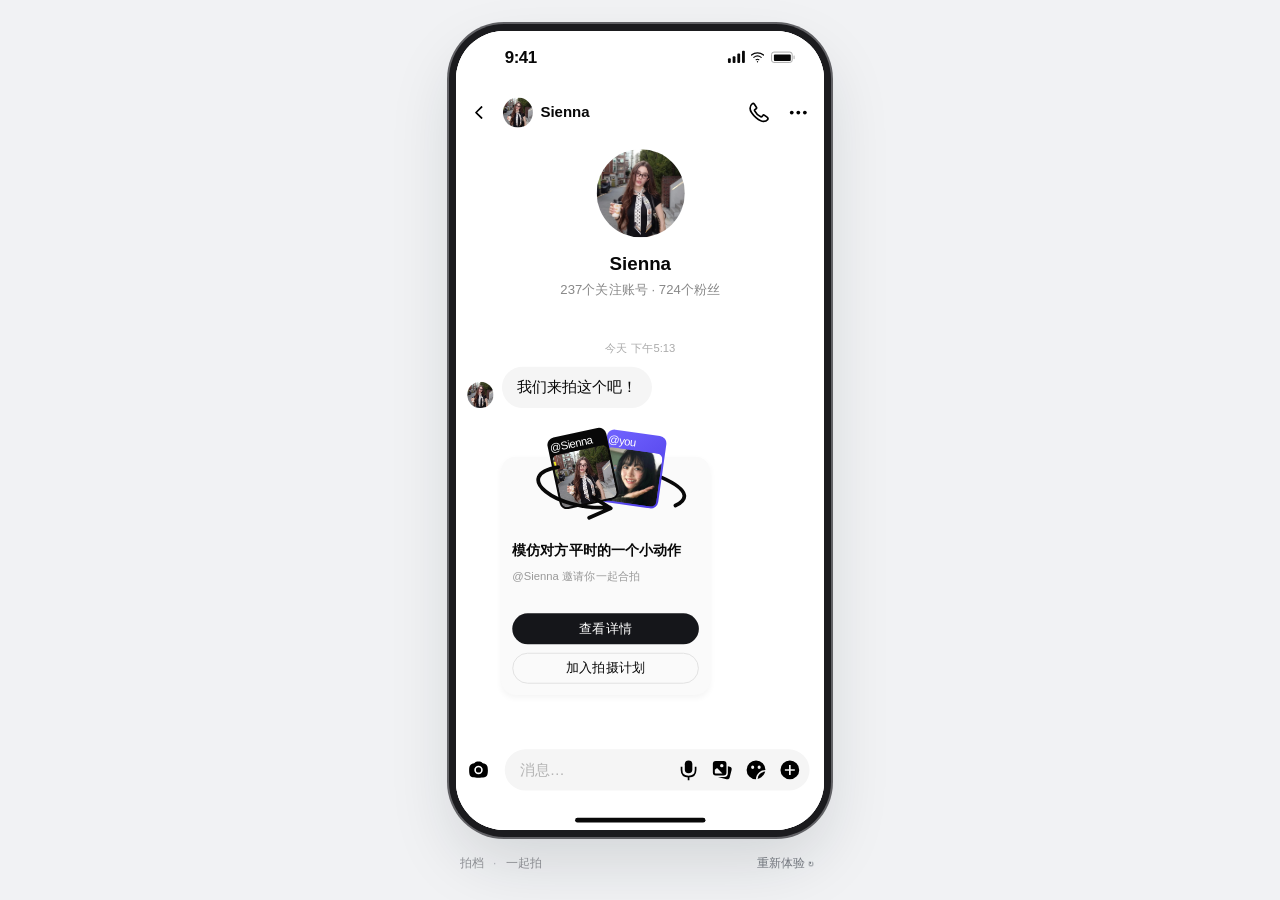
<file: index.html>
<!doctype html>
<html lang="zh-CN">
<head>
  <meta charset="utf-8">
  <meta name="viewport" content="width=device-width, initial-scale=1, viewport-fit=cover">
  <meta name="theme-color" content="#f1f2f4">
  <meta name="description" content="拍档：邀请朋友、盲拍揭晓、一起成片的交互演示。">
  <title>拍档 · 一起拍</title>
  <link rel="stylesheet" href="styles.css">
</head>
<body>
  <main class="stage">
    <div class="device" id="device"><div id="screen" role="region" aria-label="拍档手机演示"></div></div>
    <footer class="desktop-footer"><span>拍档 <span class="footer-dot">·</span> 一起拍</span><button id="restart">重新体验 <span aria-hidden="true">↻</span></button></footer>
  </main>
  <script src="media.js"></script>
  <script src="app.js"></script>
</body>
</html>
</file>
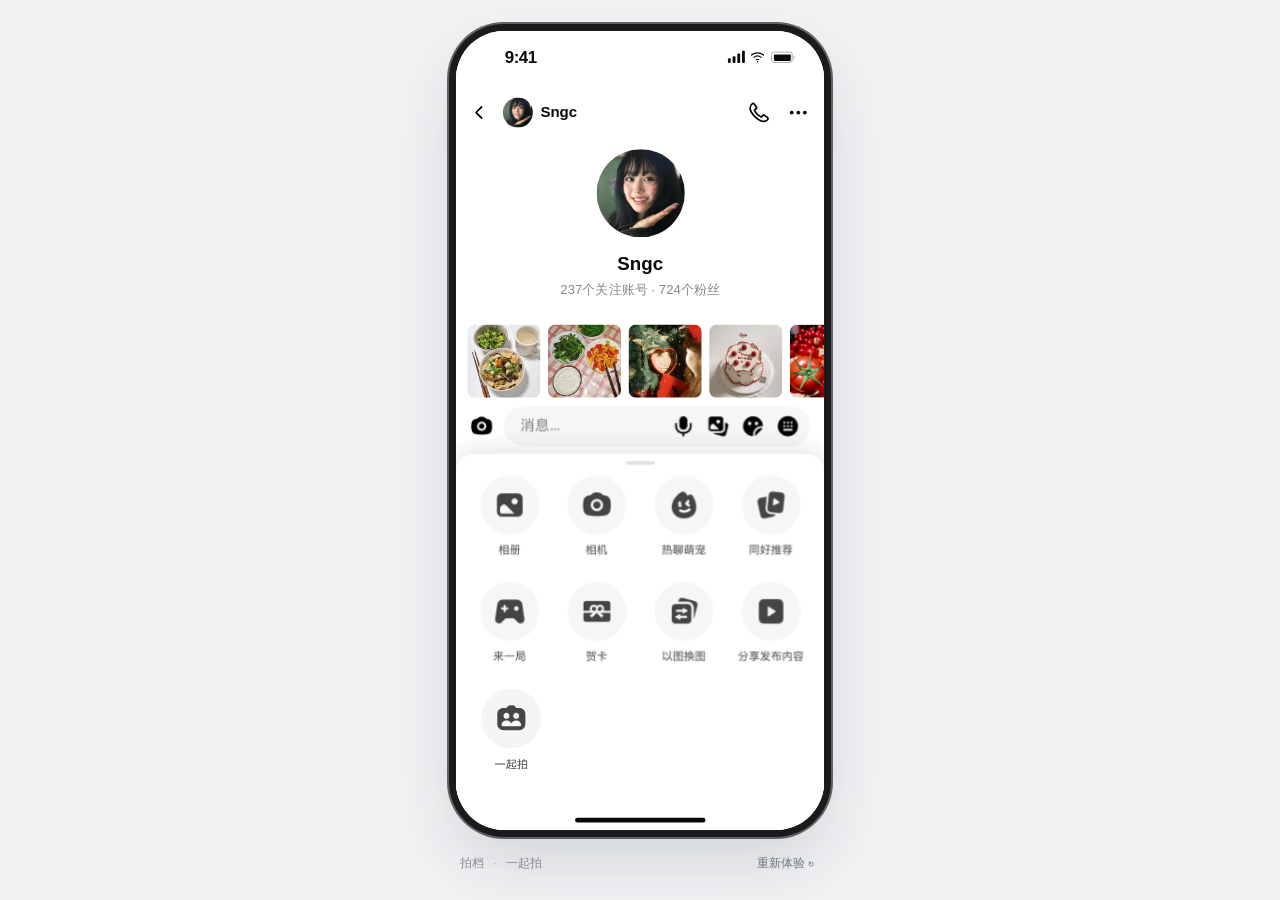
<file: inviter-demo.html>
<!doctype html>
<html lang="zh-CN">
<head>
  <meta charset="utf-8">
  <meta name="viewport" content="width=device-width, initial-scale=1, viewport-fit=cover">
  <meta name="theme-color" content="#f1f2f4">
  <meta name="description" content="拍档：邀请朋友、盲拍揭晓、一起成片的交互演示。">
  <title>拍档 · 一起拍</title>
  <style>*{box-sizing:border-box}html,body{margin:0;width:100%;height:100%;overscroll-behavior:none}body{font-family:-apple-system,BlinkMacSystemFont,"PingFang SC","Helvetica Neue","Microsoft YaHei",sans-serif;background:#f1f2f4;color:#080808;-webkit-font-smoothing:antialiased}button,input,textarea{font:inherit}button{border:0;background:none;color:inherit;padding:0;cursor:pointer;-webkit-tap-highlight-color:transparent}button:disabled{cursor:default}button:focus-visible{outline:2px solid #7566f7;outline-offset:3px}img{display:block;object-fit:cover;user-select:none;-webkit-user-drag:none}svg{display:block;flex-shrink:0}button:active:not(:disabled){opacity:.74}button,svg{-webkit-user-select:none;user-select:none}.stage{min-height:100%;display:flex;flex-direction:column;align-items:center;justify-content:center;padding:26px 0 18px;gap:19px}.device{position:relative;flex-shrink:0;overflow:hidden;border-radius:48px;box-shadow:0 0 0 7px #1b1b1e,0 0 0 9px #626266,0 28px 66px #15202b26;background:#fff}#screen{width:393px;height:852px;position:relative;transform-origin:top left;overflow:hidden;background:#fff;isolation:isolate;touch-action:pan-y}.desktop-footer{width:393px;display:flex;justify-content:space-between;align-items:center;color:#919297;font-size:12px;padding:0 4px}.desktop-footer button{font-size:12px;color:#777b82;padding:6px}.footer-dot{padding:0 6px;color:#b4b6bc}.page{position:absolute;inset:0;background:#fff;overflow:hidden}.page.dark{background:#000;color:white}.status{height:54px;position:absolute;left:0;top:0;width:100%;z-index:12;color:inherit;display:flex;align-items:center;padding:0 34px 0 52px;justify-content:space-between}.clock{font-size:18px;font-weight:600;letter-spacing:-.5px;margin-top:2px}.status-icons{display:flex;align-items:center;gap:5px;margin-top:2px}.signal{height:12px;display:flex;gap:2px;align-items:flex-end}.signal i{display:block;width:3px;background:currentColor;border-radius:1px}.signal i:nth-child(1){height:5px}.signal i:nth-child(2){height:7px}.signal i:nth-child(3){height:10px}.signal i:nth-child(4){height:13px}.battery{height:12px;width:23px;border:1px solid #a5a5a5;border-radius:3px;position:relative;padding:1.5px;margin-left:1px}.battery:after{content:"";position:absolute;right:-3px;top:3px;height:4px;width:1.5px;border-radius:1px;background:#aaa}.battery i{display:block;background:currentColor;height:100%;border-radius:1px}.home-indicator{position:absolute;left:127px;bottom:8px;width:139px;height:5px;border-radius:3px;background:currentColor;z-index:45;pointer-events:none}.nav{position:absolute;top:58px;left:0;width:100%;height:58px;display:flex;align-items:center;justify-content:center;z-index:10}.nav h1{margin:0;font-size:16px;font-weight:600}.icon-button{width:44px;height:44px;display:flex;align-items:center;justify-content:center}.nav>.back{position:absolute;left:3px}.icon{display:inline-block;width:24px;height:24px;object-fit:contain;vertical-align:middle}.dark .icon.black{filter:invert(1)}.avatar{border-radius:50%;object-fit:cover}.btn{height:49px;border-radius:25px;font-size:15px;font-weight:500;display:flex;align-items:center;justify-content:center;gap:6px;white-space:nowrap}.btn.primary{background:#ff2c54;color:#fff}.btn.light{background:#fff;color:#15161a}.btn.grey{background:#f1f1f3;color:#252529}.bottom-actions{position:absolute;left:12px;right:12px;bottom:34px;display:flex;gap:8px;z-index:11}.bottom-actions>.btn{flex:1;min-width:0}.muted{color:#999}.chat-nav{justify-content:flex-start;padding-left:50px}.chat-nav .avatar{width:32px;height:32px;margin-right:8px}.chat-nav .name{font-size:16px;font-weight:600}.chat-nav .call{position:absolute;right:48px}.chat-nav .more{position:absolute;right:6px}.profile{position:absolute;top:126px;left:0;width:100%;text-align:center}.profile .avatar{width:94px;height:94px;margin:auto}.profile h2{font-size:20px;line-height:25px;margin:16px 0 6px;font-weight:600}.profile p{font-size:14px;color:#888;margin:0}.chat-time{position:absolute;top:330px;left:0;right:0;text-align:center;font-size:12px;color:#aaa}.message-line{position:absolute;top:358px;left:12px;display:flex;align-items:center;gap:9px}.message-line .avatar{width:28px;height:28px;align-self:flex-end}.chat-bubble{height:44px;background:#f5f5f5;border-radius:23px;padding:11px 16px;font-size:16px;line-height:22px}.invite-card{position:absolute;left:48px;top:454px;width:223px;height:254px;background:#fafafa;border-radius:16px;box-shadow:0 3px 7px #0000000c;isolation:isolate}.invite-cover{position:absolute;left:20px;top:-40px;width:185px;height:119px}.mini-portrait{position:absolute;width:64px;height:78px;border-radius:8px;overflow:hidden;padding:3px 2px;background:#080808}.mini-portrait span{display:block;color:white;font-size:12px;line-height:16px;letter-spacing:-.5px}.mini-portrait img{width:60px;height:57px;border-radius:6px}.mini-portrait.sienna{left:32px;top:11px;transform:rotate(-12deg);z-index:2}.mini-portrait.you{left:91px;top:6px;transform:rotate(8deg);background:linear-gradient(135deg,#7163ff,#4c3ce5)}.cover-arrow{position:absolute;inset:0;width:185px;height:119px;overflow:visible}.cover-arrow.front{z-index:3}.invite-copy{position:absolute;top:88px;left:12px;right:12px}.invite-copy h3{font-size:15px;font-weight:600;line-height:24px;margin:0 0 7px;white-space:nowrap}.invite-copy p{font-size:12px;color:#999;margin:0}.card-view,.card-plan{position:absolute;left:12px;width:199px;height:33px;border-radius:17px;display:flex;align-items:center;justify-content:center;font-size:14px;font-weight:500}.card-view{top:167px;background:#15161a;color:white}.card-plan{top:209px;border:1px solid #e1e1e1;background:transparent}.composer{position:absolute;left:12px;right:16px;bottom:42px;height:44px;display:flex;gap:16px;align-items:center;background:#fff;z-index:11}.composer>.icon{width:24px;height:24px}.composer-field{flex:1;min-width:0;height:44px;border-radius:24px;background:#f5f5f5;display:flex;align-items:center;padding:0 9px 0 16px;gap:12px}.composer-placeholder{flex:1;color:#b4b4b4;font-size:16px}.composer-field .icon{width:24px;height:24px}.participants{position:absolute;top:133px;left:0;right:0;height:50px;display:flex;justify-content:center;gap:16px;z-index:3}.participant{border-radius:50%;width:50px;height:50px;display:flex;align-items:center;justify-content:center;opacity:.32}.participant.active{opacity:1}.participant img{width:46px;height:46px;border:1.5px solid #ddd;border-radius:50%}.dark .participant img{border-color:#555}.detail-carousel{position:absolute;left:0;right:0;top:196px;height:396px;touch-action:pan-y;overflow:hidden;cursor:grab}.detail-track{height:100%;display:flex;gap:16px;width:max-content;padding:0 48px;transition:transform .32s cubic-bezier(.2,.7,.25,1)}.detail-card{width:297px;height:396px;border-radius:24px;overflow:hidden;background:#f2f2f2;position:relative;flex-shrink:0;border:1px solid #ebebeb}.detail-card .poster{width:100%;height:100%;object-fit:cover}.detail-card.sealed{border:0;background:#403e3a}.detail-card.sealed .poster{filter:blur(20px) brightness(.68);transform:scale(1.18)}.seal-content,.empty-content{position:absolute;inset:0;display:flex;flex-direction:column;align-items:center;justify-content:center;gap:20px;color:#bfbfbf;font-size:14px;text-align:center}.seal-content{background:#00000015}.seal-content .icon{width:32px;height:32px;filter:brightness(0) invert(.7)}.empty-content{color:#999}.empty-content .icon{width:32px;height:32px;opacity:.5}.submitted{position:absolute;top:605px;left:0;width:100%;text-align:center;font-size:13px;line-height:20px;color:#b5b5b5}.topic{position:absolute;top:647px;left:16px;right:16px;margin:0;text-align:center;font-size:16px;line-height:24px;font-weight:500}.detail-cta{position:absolute;bottom:44px;left:99px;width:195px}.detail-ready .detail-cta{bottom:91px;left:12px;width:369px}.retake-link{position:absolute;bottom:45px;width:100%;text-align:center;color:#888;font-size:14px;height:26px}.detail-card .play-overlay{position:absolute;inset:0;display:flex;justify-content:center;align-items:center}.photo-video{width:100%;height:100%;object-fit:cover}.viewer-media{position:absolute;left:0;top:196px;width:393px;height:488px;overflow:hidden;touch-action:pan-y;cursor:grab}.viewer-track{display:flex;width:786px;height:488px;transition:transform .3s ease}.viewer-track>.media-pane{width:393px;height:488px;flex-shrink:0;overflow:hidden}.viewer-dots{position:absolute;top:739px;left:0;right:0;display:flex;gap:8px;justify-content:center}.viewer-dots button{width:5px;height:5px;background:#555;border-radius:50%;position:relative}.viewer-dots button:before{content:"";position:absolute;inset:-12px}.viewer-dots .active{background:white}.camera-top{position:absolute;top:68px;left:8px;right:12px;height:48px;display:flex;justify-content:center;align-items:center;z-index:10}.camera-top>.back{position:absolute;left:0}.music-pill{background:#1c1c1c;border-radius:24px;height:41px;padding:0 15px;display:flex;gap:5px;align-items:center;font-size:14px;font-weight:500}.music-pill .icon{width:18px;height:20px}.tools{position:absolute;right:15px;top:82px;z-index:9;display:flex;flex-direction:column;gap:25px;width:28px;align-items:center}.tools .tool{width:28px;height:28px;display:flex;align-items:center;justify-content:center}.tools .icon{width:24px;height:24px}.tools .divider{position:absolute;top:92px;width:22px;height:1px;background:#ffffff30}.camera-tabs{position:absolute;left:0;right:0;bottom:217px;display:flex;align-items:center;justify-content:center;gap:17px;font-size:13px;font-weight:500}.camera-tabs .selected{background:white;color:#000;padding:5px 10px;border-radius:18px}.record-button{position:absolute;left:154px;bottom:119px;width:85px;height:85px;border:3px solid white;border-radius:50%;display:grid;place-items:center}.record-button:before{content:"";width:71px;height:71px;border-radius:50%;background:#ff2c54}.filter-thumb{position:absolute;bottom:136px;width:54px;height:54px;border-radius:50%;overflow:hidden}.filter-thumb.one{left:251px}.filter-thumb.two{left:320px}.camera-bottom{position:absolute;left:14px;right:24px;bottom:48px;display:flex;align-items:center;justify-content:space-between;font-size:14px}.camera-bottom .gallery{width:36px;height:36px;border:2px solid #ddd;border-radius:8px;overflow:hidden}.camera-bottom .ai{font-size:14px;color:#888;display:flex;align-items:center;gap:4px}.camera-bottom em{font-style:italic;color:#9e84f5;font-weight:700}.camera-bottom>span:not(.ai){color:#aaa}.camera-bottom .selected{color:#fff}.recording .record-button{background:#999;border:0;width:96px;height:96px;left:148px;bottom:118px}.recording .record-button:before{width:65px;height:65px}.record-ring{position:absolute;inset:0;transform:rotate(-90deg);width:96px;height:96px}.record-ring circle{fill:none;stroke:#ff2c54;stroke-width:5;stroke-dasharray:283;stroke-linecap:round;transition:stroke-dashoffset .4s linear}.record-time{position:absolute;left:0;right:0;bottom:244px;text-align:center;font-size:15px;font-weight:600;font-variant-numeric:tabular-nums}.record-gallery{position:absolute;bottom:140px;left:52px;width:53px;height:53px;border-radius:3px;overflow:hidden}.record-check{position:absolute;right:27px;bottom:143px;width:40px;height:40px;display:grid;place-items:center;background:#ff2c54;border-radius:50%}.record-delete{position:absolute;left:264px;bottom:145px;width:32px;height:36px;display:grid;place-items:center}.record-delete:disabled{opacity:.35}.split-preview{position:absolute;left:0;top:54px;width:393px;height:703px;overflow:hidden}.split-preview .split-half{height:50%;overflow:hidden}.split-preview .photo-video{object-position:50% 46%}.combined .tools{top:76px;gap:24px;right:15px}.combined .camera-top{top:65px}.combined .music-pill{background:#0009;height:41px;padding:0 12px}.combined .music-pill .icon:last-child{margin-left:10px}.story-avatar{height:30px;width:30px;border-radius:50%;border:2px solid #38c5df;padding:2px;margin-left:-8px}.story-avatar img{width:100%;height:100%;border-radius:50%}.publish .nav{justify-content:flex-start}.publish-input{position:absolute;left:18px;top:116px;width:225px;height:154px;border:0;resize:none;outline:0;background:transparent;font-size:14px;color:#333;line-height:24px;padding:0}.publish-input::placeholder{color:#aaa}.publish-cover{position:absolute;left:266px;top:108px;width:108px;height:160px;border-radius:8px;overflow:hidden}.publish-cover .split-preview,.request-video .split-preview{top:0;left:0;width:100%;height:100%;position:absolute}.publish-cover .cover-label{position:absolute;top:8px;left:8px;font-size:11px;color:#fff;text-shadow:0 1px 2px #000}.publish-cover .edit-cover{position:absolute;bottom:0;width:100%;height:34px;background:#0007;color:#fff;text-align:center;font-size:12px;line-height:34px}.publish-tags{position:absolute;left:18px;top:291px;display:flex;gap:8px}.tag{padding:7px 9px;border-radius:4px;font-size:14px;background:#f3f3f3;font-weight:500}.publish-options{position:absolute;left:18px;right:18px;top:349px}.option{position:relative;display:flex;align-items:center;gap:8px;min-height:51px;font-size:16px}.option .icon{width:20px;height:20px}.option>.chevron{margin-left:auto;color:#b8b8b8}.location-tags{display:flex;gap:7px;margin:0 -18px 16px 0;overflow:hidden;white-space:nowrap}.location-tags span{background:#f3f3f3;font-size:12px;line-height:27px;padding:0 6px;border-radius:3px}.option .info{font-size:10px;color:#aaa;border:1px solid #aaa;border-radius:50%;height:11px;width:11px;display:grid;place-items:center;margin-left:-4px}.option .trailing{margin-left:auto;color:#aaa;font-size:14px}.publish .bottom-actions{bottom:34px;left:11px;right:12px}.publish .bottom-actions .btn{height:47px}.request-chat .chat-scroll{position:absolute;top:118px;left:0;right:0;bottom:100px;overflow-y:auto;scrollbar-width:none}.request-chat .chat-scroll::-webkit-scrollbar{display:none}.request-chat .invite-card{top:-50px}.request-chat .chat-time{top:251px}.request-video{position:absolute;right:13px;top:275px;width:157px;height:210px;border-radius:18px;overflow:hidden;background:#222}.request-video>.play-overlay{position:absolute;inset:0;z-index:1;color:#fff;background:rgba(0,0,0,0.2);display:flex;justify-content:center;align-items:center;pointer-events:none}.request-publish{position:absolute;right:13px;top:494px;width:143px;height:36px;background:#f1f1f3;color:#aaa;border-radius:20px;font-size:16px;font-weight:500}.request-publish.approved{background:#ff2c54;color:#fff}.plans{background:#f3f3f5}.plans .nav{top:58px}.plans .nav h1{font-size:20px}.plans-tabs{position:absolute;top:132px;left:16px;right:16px;display:flex;gap:23px;align-items:center;font-size:15px;font-weight:500}.plans-tabs span{padding:11px 17px}.plans-tabs .active{background:white;border-radius:25px}.plan-list{position:absolute;left:16px;right:16px;top:196px;display:flex;flex-direction:column;gap:14px}.plan-row{height:112px;display:flex;align-items:center;background:white;border-radius:14px;padding:13px 12px;gap:11px}.plan-cover{width:68px;height:74px;flex-shrink:0;border-radius:10px;object-fit:cover}.plan-copy{min-width:0;flex:1}.plan-copy h2{font-size:15px;font-weight:500;line-height:21px;margin:0 0 7px}.plan-copy p{font-size:12px;line-height:19px;color:#999;margin:0}.plan-button{flex-shrink:0;width:70px;height:31px;background:#ff2c54;color:white;font-size:12px;border-radius:5px}.plan-button:disabled{background:#ff2c54;color:#fff}.sheet-shade{position:absolute;inset:0;background:#0009;z-index:30}.sheet{position:absolute;left:0;bottom:0;width:100%;z-index:31;border-radius:24px 24px 0 0;animation:sheet-up .28s cubic-bezier(.2,.7,.2,1)}@keyframes sheet-up{from{transform:translateY(100%)}to{transform:translateY(0)}}.processing-sheet{height:260px;background:#fff;color:#080808;display:flex;align-items:center;flex-direction:column;padding-top:66px}.processing-cover{width:70px;height:70px;position:relative;border-radius:12px;overflow:hidden}.processing-cover img{width:100%;height:100%;filter:brightness(.55)}.processing-ring{position:absolute;inset:8px;transform:rotate(-90deg)}.processing-ring circle{fill:none;stroke-width:3.5;stroke:#fff;stroke-dasharray:157;stroke-linecap:round}.progress-number{position:absolute;inset:0;display:grid;place-items:center;color:#fff;font-size:16px;font-weight:600}.processing-sheet h2{font-size:20px;margin:15px 0 5px}.processing-sheet p{font-size:16px;color:#666;margin:0}.templates-sheet{height:260px;background:#202020;color:white;padding-top:16px}.templates-heading{height:37px;display:flex;align-items:center;justify-content:center;font-size:18px;font-weight:600}.templates-heading .icon-button{position:absolute;right:7px;top:8px}.templates-heading .none{position:absolute;left:17px;top:16px}.templates-list{display:flex;gap:11px;overflow-x:auto;scrollbar-width:none;padding:14px 16px 0}.template-item{width:70px;flex-shrink:0;text-align:center;font-size:13px;overflow:hidden}.template-item img{width:70px;height:90px;border-radius:12px}.template-item.selected img{border:2px solid white;padding:2px}.template-item span{display:block;white-space:nowrap;margin-top:7px}.templates-sheet .bottom-actions{left:12px;right:12px;bottom:37px}.templates-sheet .btn{height:44px;font-size:17px}.confirm-shade{position:absolute;inset:0;background:#0008;z-index:35;display:grid;place-items:center}.confirm-box{width:285px;background:white;border-radius:16px;color:#111;text-align:center;overflow:hidden;box-shadow:0 12px 42px #0002}.confirm-box h2{font-size:18px;font-weight:600;margin:24px 15px 12px}.confirm-box p{font-size:14px;color:#777;line-height:22px;margin:0 24px 24px}.confirm-actions{display:flex;border-top:1px solid #eee}.confirm-actions button{width:50%;height:50px;font-size:16px;font-weight:500}.confirm-actions button+button{border-left:1px solid #eee;color:#ff2c54}.toast{position:absolute;left:50%;top:50%;transform:translate(-50%,-50%);background:#000b;color:#fff;padding:12px 18px;border-radius:8px;z-index:50;font-size:14px;white-space:nowrap}.feed .status{height:61px}.feed-media{position:absolute;left:0;top:61px;right:0;bottom:81px;overflow:hidden}.feed-media .split-preview{position:absolute;inset:0;width:100%;height:100%}.feed-media:after{content:"";position:absolute;inset:65% 0 0;background:linear-gradient(transparent,#0005)}.feed-search{position:absolute;left:47px;right:16px;top:65px;height:35px;border:1px solid #ffffffe0;border-radius:10px;display:flex;align-items:center;padding:0 11px;gap:8px;color:#eee;font-size:16px;font-weight:500;z-index:10}.feed-search .icon{width:18px;height:18px}.feed-search .search-label{flex:1}.feed-search .search-word{border-left:1px solid #ffffff22;padding-left:12px}.feed>.feed-back{position:absolute;top:62px;left:1px;z-index:11}.feed-actions{position:absolute;right:9px;bottom:132px;width:42px;display:flex;flex-direction:column;align-items:center;gap:19px;z-index:10}.feed-action{display:flex;flex-direction:column;align-items:center;gap:2px;color:#fff;font-size:12px;text-shadow:0 1px 3px #0006}.feed-action>svg{width:32px;height:32px;filter:drop-shadow(0 1px 1px #0003)}.feed-author-avatar{width:43px;height:43px;border-radius:50%;margin-bottom:12px}.feed-disc{width:39px;height:39px;border-radius:50%;margin-top:2px;border:6px solid #252525}.feed-author{position:absolute;left:13px;bottom:130px;right:70px;z-index:11;font-size:16px;font-weight:500;line-height:24px}.feed-author .feed-time{font-size:12px;color:#ddd;font-weight:400;margin-left:8px}.feed-caption{font-size:13px;font-weight:400;margin-top:6px}.feed-promotion{position:absolute;left:0;right:0;bottom:81px;height:38px;background:#ffffff33;z-index:11;display:flex;align-items:center;padding:0 13px;gap:6px;font-size:14px;font-weight:500}.feed-promotion>.chevron{margin-left:auto}.feed-bottom{position:absolute;left:0;right:0;bottom:16px;height:65px;display:flex;align-items:center;padding:0 13px 0 18px;color:#888;font-size:15px;gap:7px}.feed-bottom .privacy{margin-left:auto;background:#292929;color:#fff;border-radius:24px;padding:11px 15px;font-size:15px;font-weight:500}.feed .home-indicator{background:#fff}.feed-page .icon.black{filter:invert(1)}.screen-reader-only{position:absolute;width:1px;height:1px;overflow:hidden;clip-path:inset(50%)}
.participants{top:131px;display:block}.participant{position:absolute;top:4px;width:42px;height:42px;opacity:.5}.participant:nth-child(1){left:115px}.participant:nth-child(2){left:237px}.participant img{width:42px;height:42px;border:0}.participant.active{left:172px;top:0;width:50px;height:50px}.participant.active img{width:50px;height:50px;border:2px solid #0003}.dark .participant.active img{border-color:#fff3}.mini-portrait{transform-origin:0 0}.mini-portrait.you{left:93.67px;top:10px}.mini-portrait.sienna{left:28px;top:21.3px}.mini-portrait img{object-fit:fill}.split-preview .split-half:first-child .photo-video{object-position:center top}.split-preview .split-half:last-child .photo-video{object-position:center center}.dark .music-pill .icon{filter:invert(1)}.publish .option .icon[src*="edit-share"]{filter:invert(1)}
.dark .music-pill .icon{filter:none}.combined .music-pill{min-width:188px;justify-content:center}.tools.edit-tools{top:74px;right:9px;height:488px;display:block}.edit-tools .tool{position:absolute;left:0}.edit-tools .tool:nth-child(1){top:0}.edit-tools .tool:nth-child(2){top:50px}.edit-tools .tool:nth-child(3){top:113px}.edit-tools .tool:nth-child(4){top:163px}.edit-tools .tool:nth-child(5){top:214px}.edit-tools .tool:nth-child(6){top:264px}.edit-tools .tool:nth-child(7){top:314px}.edit-tools .tool:nth-child(8){top:364px}.edit-tools .tool:nth-child(9){top:414px}.edit-tools .tool:nth-child(10){top:460px}.camera-tool-icon{width:32px;height:32px;object-fit:contain}.tools.camera-tools{top:79px;right:12px;width:32px;height:345px;display:block}.camera-tools .tool{position:absolute;left:0;width:32px;height:32px}.camera-tools .tool:nth-child(1){top:0}.camera-tools .tool:nth-child(2){top:51px}.camera-tools .tool:nth-child(3){top:115px}.camera-tools .tool:nth-child(4){top:166px}.camera-tools .tool:nth-child(5){top:216px}.camera-tools .tool:nth-child(6){top:266px}.camera-tools .tool:nth-child(7){top:312px}.camera-tools .divider{top:98px;left:6px;width:20px}.plan-copy h2{text-wrap:balance}.seal-content{transform:translateY(-14px)}
.publish-cover{top:114px}.publish-cover .split-preview{top:-6px;height:193.19px}.publish-options{top:347px}.location-tags{margin-bottom:14px}.tag{line-height:17px}.publish:after{content:"";position:absolute;left:0;right:0;top:339px;height:1px;background:#f6f6f6}.template-preview{position:absolute;left:0;right:0;top:157px;bottom:0}.template-preview .photo-video{object-position:50% 30%}.templates .camera-top{top:72px}.templates .music-pill{font-size:18px;height:43px;padding:0 14px;gap:7px}.templates .music-pill svg:last-child{margin-left:8px;padding-left:7px;width:26px;border-left:1px solid #fff3}.templates-sheet .template-item{font-size:13px}.templates-sheet .bottom-actions{bottom:37px}.templates-sheet .btn{font-size:17px}
@media(max-width:600px){body{background:#fff}.stage{padding:0;gap:0;height:100%;min-height:0;justify-content:center}.device{border-radius:0;box-shadow:none}.desktop-footer{display:none}body.dark-mobile{background:#000}}
@media(prefers-reduced-motion:reduce){*,*:before,*:after{animation-duration:.01ms!important;transition-duration:.01ms!important}}

/* Preserve carousel nodes so motion and media playback stay continuous. */
.detail-track,.viewer-track{transition:transform .38s cubic-bezier(.22,.68,.2,1);will-change:transform}
.participant{transition:opacity .24s ease}
.viewer-dots button{transition:background-color .24s ease,opacity .24s ease}
.detail-carousel:active,.viewer-media:active{cursor:grabbing}
@media(prefers-reduced-motion:reduce){.detail-track,.viewer-track,.participant,.viewer-dots button{transition:none}}

/* Fixed video preview uses the existing camera chrome. */
.camera-preview{position:absolute;inset:54px 0 95px;background:#000;overflow:hidden}
.camera-preview:after{content:"";position:absolute;inset:0;background:linear-gradient(#0004,transparent 30%,transparent 62%,#0008);pointer-events:none}
.record-time,.record-button,.record-gallery,.record-delete,.record-check,.camera-tabs,.filter-thumb,.camera-bottom{z-index:2}
.media-pane{position:relative}
.media-retry{position:absolute;left:50%;top:50%;transform:translate(-50%,-50%);z-index:5;background:#000b;color:#fff;border-radius:24px;padding:12px 20px;white-space:nowrap}

.split-half{position:relative}

/* Auto-edit is one full frame at a time, with a short visual dissolve. */
.sequence-preview{position:absolute;left:0;top:54px;width:393px;height:703px;overflow:hidden;background:#000}
.sequence-clip{position:absolute;inset:0;opacity:0;pointer-events:none;transition:opacity .2s ease}
.sequence-clip.active{opacity:1;pointer-events:auto;z-index:1}
.sequence-preview.template-preview{top:157px;bottom:0;height:auto}
.publish-cover .sequence-preview,.request-video .sequence-preview{inset:0;width:100%;height:100%}
.feed-media .sequence-preview{inset:0;width:100%;height:100%}
@media(prefers-reduced-motion:reduce){.sequence-clip{transition:none}}

/* Clipping must not scroll the scaled phone when a control receives focus. */
.device{overflow:clip}
/* Inviter flow: chat entry, topic selection, own submission and outgoing invitation. */
.chat-start .composer{bottom:400px}.chat-gallery{position:absolute;top:313px;left:12px;right:0;display:flex;gap:8px;overflow:hidden}.chat-gallery img{width:78px;height:78px;border-radius:9px}.chat-tools{position:absolute;top:452px;bottom:0;left:0;right:0;border-top:1px solid #eee;border-radius:22px 22px 0 0;padding:22px 12px 45px;display:grid;grid-template-columns:repeat(4,1fr);grid-auto-rows:113px}.sheet-handle{position:absolute;top:8px;left:181px;width:31px;height:4px;background:#ddd;border-radius:9px}.chat-tool{font-size:12px;color:#555;display:flex;align-items:center;flex-direction:column;gap:10px}.chat-tool>span{width:62px;height:62px;border-radius:50%;background:#f6f6f6;display:grid;place-items:center}.chat-tool .icon{width:29px;height:29px}.chat-tool:last-child>span{background:#f1f1f1}.outgoing-invite .message-line{left:auto;right:12px}.outgoing-invite .chat-bubble{background:#5147f5;color:#fff}.outgoing-invite .invite-card{left:auto;right:12px}.outgoing-invite .card-view{bottom:12px}.invite-share{position:absolute;top:64px;right:4px;z-index:15}.own-video-note{position:absolute;bottom:0;left:0;right:0;padding:35px 15px 18px;color:#eee;font-size:13px;text-align:center;background:linear-gradient(transparent,#0008)}.detail-cta:disabled{background:#f3f3f3;color:#aaa}.topics{background:linear-gradient(160deg,#4e73bb 0%,#26374e 42%,#172024 70%,#171e21 100%)!important}.topics .nav .icon{filter:invert(1)}.topic-hero{position:absolute;top:133px;left:30px;right:30px;text-align:center}.topic-hero>img{height:243px;width:196px;margin:0 auto 29px;border-radius:40px;transform:rotate(4deg)}.topic-hero h2{font-size:19px;margin:0 0 6px;font-weight:600}.topic-hero p{font-size:13px;color:#c0c4ca;margin:0 0 20px}.topic-pick{border-radius:24px;background:white;color:#111;padding:8px 14px;font-size:15px;white-space:nowrap}.topic-hero .topic-pick{width:150px;height:45px;font-weight:600}.topic-partner{position:absolute;top:550px;left:16px;right:16px;display:flex;align-items:center}.topic-partner .avatar{width:56px;height:56px;border:2px solid #161d22}.topic-partner .avatar+.avatar{margin-left:-8px}.topic-partner>div{margin-left:auto;text-align:right;font-size:14px}.topic-partner small{display:block;color:#909699;font-size:12px;margin-top:6px}.topic-suggestion{position:absolute;top:630px;left:16px;right:16px;background:#ffffff16;border-radius:25px;height:53px;display:flex;gap:10px;align-items:center;padding:8px 12px 8px 17px}.topic-suggestion>span{flex:1;font-size:13px}.topic-suggestion .icon{width:20px;height:20px}.custom-topic{position:absolute;top:693px;left:16px;right:16px;height:126px;border-radius:22px;background:#ffffff21;padding:14px 16px}.custom-topic textarea{width:100%;height:68px;border:0;resize:none;background:none;color:white;outline:none;font-size:14px}.custom-topic textarea::placeholder{color:#a1a6a8}.custom-topic .topic-pick{position:absolute;bottom:12px;right:12px}.custom-topic .topic-pick:disabled{background:#ffffff66;color:#555}
/* Figma invitation file QjRNUDlmvLYmE8WlCUJlmF, frames 1:22 and 1:119. */
.chat-start .profile{top:126px}.chat-start .profile h2{margin:16px 0 6px}.chat-start .chat-gallery{top:313px;left:12px;gap:8px}.chat-start .chat-gallery img{width:78px;height:78px;border-radius:8px;flex-shrink:0}.figma-chat-tools{position:absolute;left:0;top:397px;width:393px;height:421px;object-fit:fill;pointer-events:none}.chat-start .chat-tools{top:473px;bottom:auto;left:14px;right:14px;height:320px;padding:0;grid-template-columns:repeat(4,1fr);grid-auto-rows:113px;border:0;border-radius:0;background:transparent}.chat-start .chat-tool{width:91px;height:96px}.chat-start .chat-tool:last-child{height:100px}.chat-start .home-indicator{bottom:8px}.topic-hero{top:126px;left:0;right:0}.topic-art{height:270px;position:relative;margin-bottom:7px}.topic-art .topic-main{position:absolute;left:105px;top:0;width:200px;height:240px;border-radius:45px;transform:rotate(4deg);transform-origin:top left}.topic-side{position:absolute;top:61px;width:120px;height:144px;border-radius:27px;transform:rotate(-6deg);transform-origin:top left}.topic-side.left{left:-88px}.topic-side.right{left:347px}.topic-hero h2{margin-bottom:6px}.topics{background:#192126!important}.topics:before{content:"";position:absolute;inset:-40px;background:linear-gradient(#16253330,#142021ee 65%),url("inviter-v2-figma-frame-21-0-web.webp") center top/cover;filter:blur(30px)}.topic-partner{top:550px}.topic-partner .avatar{width:58px;height:58px}.topic-partner .avatar+.avatar{margin-left:-12px}.topic-suggestion{top:629px}.custom-topic{top:692px}.camera-idle{width:100%;height:100%;background:#000}
.invite-share .icon{filter:brightness(0)}
.topic-art{display:block;width:100%;padding:0;text-align:inherit}.custom-topic-entry{display:block;width:100%;height:68px;text-align:left;align-content:start;color:#a1a6a8;font-size:14px;padding-top:0}.custom-topic .unavailable-pick{background:#ffffff66;color:#555}.idle-guide{position:absolute;z-index:80;pointer-events:none;transform:translateX(-50%);width:44px;height:52px;filter:drop-shadow(0 2px 2px #0005)}.idle-guide>span:first-child{display:block;animation:idle-point 1s ease-in-out 2}.idle-guide.above>span:first-child{rotate:180deg}.idle-guide-target{outline:2px solid #aeb7c5!important;outline-offset:4px}@keyframes idle-point{0%,100%{transform:translateY(3px)}50%{transform:translateY(-2px)}}@media(prefers-reduced-motion:reduce){.idle-guide>span:first-child{animation:none}}

.guide-hand-icon{width:44px;height:52px;overflow:visible}
.media-loading-hint{position:absolute;inset:0;display:flex;align-items:center;justify-content:center;color:#fff;font-size:14px;text-shadow:0 1px 5px #000;pointer-events:none;background:#0002;z-index:1}.media-loading-hint[hidden]{display:none}</style>
</head>
<body>
  <main class="stage">
    <div class="device" id="device"><div id="screen" role="region" aria-label="拍档手机演示"></div></div>
    <footer class="desktop-footer"><span>拍档 <span class="footer-dot">·</span> 一起拍</span><button id="restart">重新体验 <span aria-hidden="true">↻</span></button></footer>
  </main>
  <script>window.PADANG_ASSETS={"assets/avatar-sienna.jpg":"inviter-v2-avatar-sienna.webp","assets/avatar-you.jpg":"inviter-v2-avatar-you.webp","assets/figma-chat-tools.svg":"[data-uri]","assets/figma-frame-1-1-web.jpg":"[data-uri]","assets/figma-frame-1-2-web.jpg":"[data-uri]","assets/figma-frame-1-3-web.jpg":"[data-uri]","assets/figma-frame-1-4-web.jpg":"[data-uri]","assets/figma-frame-1-5-web.jpg":"[data-uri]","assets/figma-frame-1-6-web.jpg":"[data-uri]","assets/figma-frame-21-0-web.jpg":"inviter-v2-figma-frame-21-0-web.webp","assets/figma-frame-21-1-web.jpg":"inviter-v2-figma-frame-21-1-web.webp","assets/figma-frame-21-2-web.jpg":"inviter-v2-figma-frame-21-2-web.webp","assets/figma-frame-21-4-web.jpg":"inviter-v2-figma-frame-21-4-web.webp","assets/figma-frame-26-0-web.jpg":"inviter-v2-figma-frame-26-0-web.webp","assets/filter-preview.jpg":"inviter-v2-filter-preview.webp","assets/icons/add-circle-24.svg":"[data-uri]","assets/icons/album-24.svg":"[data-uri]","assets/icons/camera-24.svg":"[data-uri]","assets/icons/camera-beauty.png":"inviter-v2-icons-camera-beauty.webp","assets/icons/camera-caption.png":"inviter-v2-icons-camera-caption.webp","assets/icons/camera-expand.png":"inviter-v2-icons-camera-expand.webp","assets/icons/camera-flash.png":"inviter-v2-icons-camera-flash.webp","assets/icons/camera-layout.png":"inviter-v2-icons-camera-layout.webp","assets/icons/camera-switch.png":"inviter-v2-icons-camera-switch.webp","assets/icons/camera-timer.png":"inviter-v2-icons-camera-timer.webp","assets/icons/chevron-left-24-exact.svg":"[data-uri]","assets/icons/chevron-left-24-sharp.svg":"[data-uri]","assets/icons/chevron-left-24-smooth.svg":"[data-uri]","assets/icons/chevron-left-24.svg":"[data-uri]","assets/icons/close-24.svg":"[data-uri]","assets/icons/close-circle-24.svg":"[data-uri]","assets/icons/edit-effects.svg":"[data-uri]","assets/icons/edit-expand.svg":"[data-uri]","assets/icons/edit-filters.svg":"[data-uri]","assets/icons/edit-frame.svg":"[data-uri]","assets/icons/edit-settings.svg":"[data-uri]","assets/icons/edit-share.svg":"[data-uri]","assets/icons/edit-sticker.svg":"[data-uri]","assets/icons/edit-text.svg":"[data-uri]","assets/icons/edit-video-cards.svg":"[data-uri]","assets/icons/edit-voice.svg":"[data-uri]","assets/icons/emoji-24.svg":"[data-uri]","assets/icons/globe-24.svg":"[data-uri]","assets/icons/lock-24.svg":"[data-uri]","assets/icons/microphone-24.svg":"[data-uri]","assets/icons/more-horizontal-24.svg":"[data-uri]","assets/icons/music-note-24.svg":"[data-uri]","assets/icons/phone-24.svg":"[data-uri]","assets/icons/play-rounded-24.svg":"[data-uri]","assets/icons/refresh-24-white.svg":"[data-uri]","assets/icons/refresh-24.svg":"[data-uri]","assets/icons/settings-24.svg":"[data-uri]","assets/icons/switch-24-white.svg":"[data-uri]","assets/icons/switch-24.svg":"[data-uri]","assets/icons/video-cards-24.svg":"[data-uri]","assets/icons/video-cards-filled-24-centered.svg":"[data-uri]","assets/icons/video-cards-filled-24.svg":"[data-uri]","assets/sealed-source.png":"inviter-v2-sealed-source.webp","assets/sienna-unlocked-v2.jpg":"inviter-v2-sienna-unlocked-v2.webp","assets/sienna-unlocked.jpg":"inviter-v2-sienna-unlocked.webp","assets/sienna-video-poster.jpg":"inviter-v2-sienna-video-poster.webp","assets/sienna.jpg":"inviter-v2-sienna.webp","assets/sienna.mp4":"inviter-video1-v2.mp4","assets/template-0.jpg":"inviter-v2-template-0.webp","assets/template-1.jpg":"inviter-v2-template-1.webp","assets/template-2.jpg":"inviter-v2-template-2.webp","assets/template-3.jpg":"inviter-v2-template-3.webp","assets/template-4.jpg":"inviter-v2-template-4.webp","assets/you-unlocked-v2.jpg":"inviter-v2-you-unlocked-v2.webp","assets/you-unlocked.jpg":"inviter-v2-you-unlocked.webp","assets/you-video-poster.jpg":"inviter-v2-you-video-poster.webp","assets/you.jpg":"inviter-v2-you.webp","assets/you.mp4":"inviter-video2-v2.mp4"};
// Fixed demo clips; durations are seconds. Playback metadata is authoritative.
window.PADANG_MEDIA = {
  sienna: { poster: 'assets/sienna-unlocked-v2.jpg', src: 'assets/sienna.mp4', duration: 4.645 },
  you: { poster: 'assets/figma-frame-26-0-web.jpg', src: 'assets/you.mp4', duration: 2.786 },
  avatarSienna: 'assets/figma-frame-1-6-web.jpg',
  avatarYou: 'assets/figma-frame-21-4-web.jpg'
};
</script>
  <script>(() => {
  'use strict';
  const M = window.PADANG_MEDIA;
  const resolveMarkup = html => html.replace(/(?:src|poster)="(assets\/[^\"]+)"/g,(match,path)=>window.PADANG_ASSETS?.[path]?match.replace(path,window.PADANG_ASSETS[path]):match);
  const screen = document.querySelector('#screen');
  const routes = new Set(['chat','topics','invite','plans','detail','camera','recording','captured','sealed','viewer','unlocked','processing','templates','combined','publish','request','feed']);
  const state = { page:'chat', topic:'模仿对方平时的一个小动作', customTopic:'', suggestion:0, invitationSent:false, friendSubmitted:false, card:0, video:0, submitted:false, revealed:false, requestSent:false, approved:false, published:false, recordingSeconds:0, description:'', modal:false, toast:'', epoch:0, combinedOrigin:'viewer', composition:'split' };
  let timer = null;
  let approvalTimer = null;
  let toastTimer = null;
  const esc = value => String(value).replace(/[&<>"']/g, char => ({'&':'&amp;','<':'&lt;','>':'&gt;','"':'&quot;',"'":'&#39;'}[char]));
  const paths = {
    close:'<path d="m6 6 12 12M18 6 6 18"/>',
    check:'<path d="m5 12 4.5 5L19 7"/>',
    chevron:'<path d="m9 5 7 7-7 7"/>',
    wifi:'<path d="M3 8a14 14 0 0 1 18 0M6.5 11.5a9 9 0 0 1 11 0M10 15a3.5 3.5 0 0 1 4 0"/><circle cx="12" cy="18" r="1" fill="currentColor" stroke="none"/>',
    camera:'<path d="M4 7h4l2-3h4l2 3h4v13H4Z"/><circle cx="12" cy="13" r="4"/>',
    timer:'<circle cx="12" cy="13" r="9"/><path d="M12 7v6l4 2M9 1h6"/>',
    flash:'<path d="m13 2-9 12h7l-1 8 10-13h-7l1-7ZM3 3l18 18"/>',
    layout:'<rect x="3" y="3" width="18" height="18" rx="3"/><path d="M11 3v18m0-10h10"/>',
    beauty:'<circle cx="11" cy="8" r="3"/><path d="M4 21v-3a7 7 0 0 1 14 0v3m1-18v6m-3-3h6"/>',
    caption:'<rect x="3" y="6" width="18" height="15" rx="3"/><path d="M7 11h8m-8 5h6m6-14v4m3-2v4"/>',
    delete:'<path d="M8 5h13v14H8L2 12Z" fill="currentColor" stroke="none"/><path d="m11 9 6 6m0-6-6 6" stroke="#000" stroke-width="1.6"/>',
    heart:'<path d="M12 21C9 18 2 13 2 7.5 2 1 9 1 12 6c3-5 10-5 10 1.5C22 13 15 18 12 21Z" fill="currentColor" stroke="none"/>',
    comment:'<path d="M12 2C6 2 1 6 1 11s4 9 10 9v3l6-4c4-2 6-4 6-8S18 2 12 2Z" fill="currentColor" stroke="none"/><g fill="#b7b7b7" stroke="none"><circle cx="7" cy="11" r="1.5"/><circle cx="12" cy="11" r="1.5"/><circle cx="17" cy="11" r="1.5"/></g>',
    bookmark:'<path d="M5 2h14v21l-7-5-7 5Z" fill="currentColor" stroke="none"/>',
    shareFill:'<path d="m14 1 10 9-10 10v-6C7 14 3 16 0 20c0-9 5-13 14-13Z" fill="currentColor" stroke="none"/>',
    search:'<circle cx="10" cy="10" r="7"/><path d="m15 15 7 7"/>',
    play:'<path d="M7 3c-1-1-3 0-3 2v14c0 2 2 3 3 2l14-8c1-1 1-2 0-3Z" fill="currentColor" stroke="none"/>',
    playOutline:'<path d="m7 3 13 8c1 1 1 2 0 3L7 21c-1 1-3 0-3-2V5c0-2 2-3 3-2Z"/>',
    upload:'<circle cx="12" cy="12" r="10" fill="currentColor" stroke="none"/><path d="m8 11 4-4 4 4m-4-4v10" stroke="#ff2c54"/>',
    draft:'<path d="M4 8h16v12H4ZM4 8l3-5h10l3 5m-11 5h6"/>',
    none:'<circle cx="12" cy="12" r="10"/><path d="m5 5 14 14"/>',
    flame:'<path d="M12 1c1 5-5 6-5 12-2-1-2-3-2-4-8 13 14 21 17 6 0-4-4-8-4-8 1 7-5 6-6 4 3-3 3-7 0-10Z" fill="currentColor" stroke="none"/>',
    pin:'<circle cx="12" cy="6" r="3"/><path d="M12 10v8m-4-5c-6 1-6 7 4 8 10-1 10-7 4-8"/>',
    auto:'<rect x="3" y="5" width="13" height="15" rx="3" fill="#ff2c54" stroke="none" transform="rotate(-12 9 12)"/><path d="m8 8 5 4-5 3Z" fill="white" stroke="none"/><path d="m16 3 6 2-3 13" stroke="#ff2c54"/>',
  };
  function svg(name,size=24,cls='') {return `<svg class="${cls}" width="${size}" height="${size}" viewBox="0 0 24 24" fill="none" stroke="currentColor" stroke-width="1.8" stroke-linecap="round" stroke-linejoin="round" aria-hidden="true">${paths[name]||paths.close}</svg>`;}
  function icon(name,cls='black') {return `<img class="icon ${cls}" src="assets/icons/${name}.svg" alt="" draggable="false">`;}
  function button(label,action,content,cls='',disabled=false) {return `<button class="${cls}" aria-label="${label}" ${action?`data-action="${action}"`:''} ${disabled?'disabled':''}>${content}</button>`;}
  const back = action => button('返回',action,icon('chevron-left-24'),'icon-button back');
  const avatar = (who,cls='') => `<img class="avatar ${cls}" src="${who==='sienna'?M.avatarSienna:M.avatarYou}" alt="${who==='sienna'?'Sngc':'你的头像'}">`;
  function status() {return `<div class="status" aria-hidden="true"><span class="clock">9:41</span><div class="status-icons"><span class="signal"><i></i><i></i><i></i><i></i></span>${svg('wifi',17)}<span class="battery"><i></i></span></div></div>`;}
  function nav(title,action='back') {return `<header class="nav">${back(action)}<h1>${title}</h1></header>`;}
  function shell(content,cls='') {return `<section class="page ${cls}" data-page="${state.page}">${status()}${content}<div class="home-indicator" aria-hidden="true"></div></section>`;}
  const formatTime = seconds => {
    const hundredths=Math.round(Math.max(0,seconds)*100);
    return `${String(Math.floor(hundredths/6000)).padStart(2,'0')}:${String(Math.floor(hundredths/100)%60).padStart(2,'0')}.${String(hundredths%100).padStart(2,'0')}`;
  };
  function media(who,cls='',loop=true) {
    const item=M[who];
    return `<video class="photo-video ${cls}" data-person="${who}" aria-label="${who==='sienna'?'Sngc 的视频':'你的视频'}" poster="${item.poster}" src="${item.src}" muted ${loop?'loop':''} playsinline preload="none"></video>`;
  }
  const sequencePlayback = new WeakMap();
  let activeVideo=null, playbackRequest=0, playbackSuppressed=false;
  let playbackChannel=null;
  try {playbackChannel=new BroadcastChannel('padang-playback-owner');} catch {}
  function claimPlayback() {
    playbackSuppressed=false;
    playbackChannel?.postMessage('claim');
  }
  if(playbackChannel)playbackChannel.onmessage=event=>{
    if(event.data!=='claim')return;
    playbackSuppressed=true;
    stopAllMedia();
    const page=screen.querySelector('.page');
    if(!page?.querySelector('video')||page.querySelector('.page-resume'))return;
    const resume=document.createElement('button');
    resume.className='media-retry page-resume';resume.textContent='点击继续播放';
    resume.onclick=event=>{event.stopPropagation();claimPlayback();syncPlayback();};
    page.append(resume);
  };
  const canPlay = video => !playbackSuppressed && !document.hidden && video.isConnected && video.dataset.playbackActive==='true' &&
    video.closest('.page')===screen.querySelector('.page') && !video.closest('[inert]');
  function stopVideo(video) {
    // Mute synchronously, before pause or any pending play promise can settle.
    video.muted=true;
    video.pause();
    if(activeVideo===video)activeVideo=null;
  }
  function stopAllMedia() {
    playbackRequest++;
    if(activeVideo)stopVideo(activeVideo);
    screen.querySelectorAll('video').forEach(video=>{
      video.dataset.playbackActive='false';
      stopVideo(video);
    });
  }
  function playWithSound(video) {
    if(!canPlay(video)){stopVideo(video);return;}
    if(prepareMediaPlayback(video)) return;
    const request=++playbackRequest;
    if(activeVideo&&activeVideo!==video)stopVideo(activeVideo);
    screen.querySelectorAll('video').forEach(other=>{if(other!==video)stopVideo(other);});
    activeVideo=video;
    video.muted=false;
    video.volume=1;
    video.play().then(()=>{
      // An older request may resolve after a rapid switch away and back.
      if(request!==playbackRequest){if(activeVideo!==video)stopVideo(video);return;}
      if(activeVideo!==video||!canPlay(video)){stopVideo(video);return;}
      video.parentElement.querySelector('.media-retry')?.remove();
    }).catch(error=>{
      if(request!==playbackRequest)return;
      stopVideo(video);
      if(error.name==='AbortError'||!canPlay(video))return;
      const host=video.parentElement;
      if(host.querySelector('.media-retry'))return;
      const retry=document.createElement('button');
      retry.className='media-retry';
      retry.textContent=error.name==='NotAllowedError'?'点击播放原声':'重新播放';
      retry.onclick=event=>{event.preventDefault();event.stopPropagation();retry.remove();playWithSound(video);};
      host.append(retry);
    });
  }
  // Media events also enforce ownership when a delayed browser event arrives.
  screen.addEventListener('playing',event=>{
    const video=event.target;if(video.tagName!=='VIDEO')return;
    if(video!==activeVideo||!canPlay(video)){stopVideo(video);return;}
    video.muted=false;
  },true);
  screen.addEventListener('pause',event=>{
    const video=event.target;
    if(video.tagName==='VIDEO'&&video.paused)video.muted=true;
  },true);
  screen.addEventListener('ended',event=>{
    if(event.target.tagName==='VIDEO')event.target.muted=true;
  },true);
  screen.addEventListener('waiting',event=>{
    if(event.target.tagName==='VIDEO')event.target.muted=true;
  },true);
  function syncPlayback() {
    const page=screen.querySelector('.page');
    if(!page)return;
    if(!playbackSuppressed)page.querySelector('.page-resume')?.remove();
    // Stop every inactive clip before starting another, so original audio never overlaps.
    stopAllMedia();
    page.querySelectorAll('video').forEach(video=>{
      video.parentElement.querySelector('.media-retry')?.remove();
    });
    page.querySelectorAll('.split-preview,.sequence-preview').forEach(group=>{
      const single=group.classList.contains('sequence-preview');
      const show=index=>{
        if(!single)return;
        group.querySelectorAll('.sequence-clip').forEach((clip,i)=>{
          clip.classList.toggle('active',i===index);
          clip.setAttribute('aria-hidden',String(i!==index));
        });
      };
      const clips=[...group.querySelectorAll('video')];
      let sequence=sequencePlayback.get(group);
      if(!sequence){
        sequence={index:0};sequencePlayback.set(group,sequence);
        clips.forEach((video,index)=>{
          video.loop=false;
          video.addEventListener('ended',()=>{
            if(!canPlay(video)||sequence.index!==index)return;
            video.dataset.playbackActive='false';stopVideo(video);
            sequence.index=(index+1)%clips.length;
            // Hold the upper clip's last frame while the lower one plays.
            // Once both finish, reset together and repeat from the top.
            if(!single&&sequence.index===0)clips.forEach(clip=>{clip.currentTime=0;});
            const next=clips[sequence.index];
            if(single)next.currentTime=0;
            show(sequence.index);
            next.dataset.playbackActive='true';
            playWithSound(next);
          });
        });
      }
      show(sequence.index);
      const active=clips[sequence.index];
      if(active){active.dataset.playbackActive='true';playWithSound(active);}
    });
    page.querySelectorAll('video').forEach(video=>{
      if(video.closest('.split-preview,.sequence-preview'))return;
      const pane=video.closest('.media-pane,.detail-card');
      const detail=!!video.closest('.detail-card');
      const index=video.dataset.person===(detail?'you':'sienna')?0:1;
      const selected=state.page==='viewer'||state.page==='processing'?state.video:state.card;
      if(pane&&index!==selected)return;
      video.dataset.playbackActive='true';
      playWithSound(video);
    });
  }
  function split() {return `<div class="split-preview"><div class="split-half">${media('sienna','',false)}</div><div class="split-half">${media('you','',false)}</div></div>`;}
  function singleSequence(cls='') {
    return `<div class="sequence-preview ${cls}">${['sienna','you'].map((who,i)=>`<div class="sequence-clip ${i===0?'active':''}" aria-hidden="${i!==0}">${media(who,'',false)}</div>`).join('')}</div>`;
  }
  function compositionPreview(){return state.composition==='sequence'?singleSequence():split();}
  function compositionCover() {
    const poster=who=>`<img class="photo-video" src="${M[who].poster}" alt="${who==='sienna'?'视频 1':'视频 2'}封面">`;
    return state.composition==='sequence'?poster('sienna'):`<div class="split-preview"><div class="split-half">${poster('sienna')}</div><div class="split-half">${poster('you')}</div></div>`;
  }
  function chatNav() {return `<header class="nav chat-nav">${back('chat-back')}${avatar('sienna')}<span class="name">Sngc</span>${button('通话',null,icon('phone-24'),'icon-button call',true)}${button('更多',null,icon('more-horizontal-24'),'icon-button more',true)}</header>`;}
  function composer() {return `<div class="composer" aria-label="消息工具栏，仅展示">${icon('camera-24')}<div class="composer-field"><span class="composer-placeholder">消息…</span>${icon('microphone-24')}${icon('album-24')}${icon('emoji-24')}${icon('add-circle-24')}</div></div>`;}
  function inviteCover() {return `<div class="invite-cover" aria-hidden="true"><svg class="cover-arrow" viewBox="0 0 185 119"><path d="M151 62c34 15 26 25 15 30" fill="none" stroke="#080808" stroke-width="4" stroke-linecap="round"/></svg><div class="mini-portrait you"><span>@Sienna</span><img src="${M.avatarYou}" alt=""></div><div class="mini-portrait sienna"><span>@you</span><img src="${M.avatarSienna}" alt=""></div><svg class="cover-arrow front" viewBox="0 0 185 119"><path d="M41 51C-9 59 37 98 96 94m-18-11 19 12-23 10" fill="none" stroke="#080808" stroke-width="4" stroke-linecap="round" stroke-linejoin="round"/></svg></div>`;}
  function profile(){return `<div class="profile">${avatar('sienna')}<h2>Sngc</h2><p>237个关注账号 · 724个粉丝</p></div>`;}
  function chatPage(){const labels=['相册','相机','热聊萌宠','同好推荐','来一局','贺卡','以图换图','分享发布内容','一起拍'];return shell(`${chatNav()}${profile()}<div class="chat-gallery">${['jpg','jpg','jpg','jpg','jpg'].map((ext,i)=>`<img src="assets/figma-frame-1-${i+1}-web.${ext}" alt="${['餐食','家常菜','圣诞挂饰','蛋糕','番茄'][i]}">`).join('')}</div><img class="figma-chat-tools" src="assets/figma-chat-tools.svg" alt=""><div class="chat-tools" aria-label="聊天工具">${labels.map((label,i)=>button(label,i===8?'topics':null,'','chat-tool',i!==8)).join('')}</div>`,'chat-start');}
  const suggestions=['模仿对方平时的一个小动作','交换彼此的招牌表情','用三个动作介绍对方'];
  function topicsPage(){return shell(`${nav('一起拍','back')}<div class="topic-hero"><button class="topic-art" data-action="unavailable-topic" aria-label="查看推荐主题"><img class="topic-side left" src="assets/figma-frame-21-1-web.jpg" alt="Color Hunting"><img class="topic-main" src="assets/figma-frame-21-0-web.jpg" alt="跳舞合拍"><img class="topic-side right" src="assets/figma-frame-21-2-web.jpg" alt="美食合拍"></button><h2>让学中国舞的朋友跳K–POP</h2><p>724人已合拍</p>${button('拍这个推荐主题','pick-featured','拍这个','topic-pick')}</div><div class="topic-partner">${avatar('you')}${avatar('sienna')}<div>和 @Sngc 一起合拍<small>选择主题发起合拍</small></div></div><div class="topic-suggestion"><span>${suggestions[0]}</span>${button('换个主题','shuffle-topic',icon('refresh-24-white',''))}${button('拍这个','pick-topic','拍这个','topic-pick')}</div><div class="custom-topic">${button('自定义合拍主题','unavailable-topic','写下你想和对方一起拍的主题…','custom-topic-entry')}${button('拍自定义主题','pick-custom','拍这个','topic-pick unavailable-pick')}</div>`,'dark topics');}
  function inviteCard() {return `<article class="invite-card">${inviteCover()}<div class="invite-copy"><h3>${esc(state.topic)}</h3><p>你邀请 @Sngc 一起合拍</p></div>${button('查看详情','detail','查看详情','card-view')}</article>`;}
  function invitePage() {return shell(`${chatNav()}${profile()}<div class="chat-time">今天 下午5:13</div><div class="message-line"><div class="chat-bubble">我们来拍这个吧！</div></div>${inviteCard()}${composer()}`,'invite outgoing-invite');}
  function plansPage() {const plans=[['模仿对方平时的一个小动作','和 Sngc 一起完成',M.sienna.poster],['交换彼此的招牌表情','换个视角，发现彼此',M.you.poster],['用三个动作介绍对方','把默契拍成小片段',M.avatarYou]];return shell(`${nav('拍摄计划')}<div class="plans-tabs"><span class="active">全部计划</span><span>待拍摄</span><span>已完成</span></div><div class="plan-list">${plans.map(([title,subtitle,cover],i)=>`<article class="plan-row"><img class="plan-cover" src="${cover}" alt=""><div class="plan-copy"><h2>${title}</h2><p>${subtitle}</p></div>${button('开始拍摄',i===0?'detail':null,'开始拍摄','plan-button',i!==0)}</article>`).join('')}</div>`,'plans');}
  function participants(selected) {return `<div class="participants">${[0,1].map(i=>button(i===0?'查看 Sngc 的视频':'查看我的视频',`select-${i}`,avatar(i===0?'sienna':'you'),`participant ${selected===i?'active':''}`)).join('')}</div>`;}
  function detailPage(mode='detail') {
    const unlocked=state.revealed, ready=state.submitted&&state.friendSubmitted;
    const people=['you','sienna'];
    function card(i){if(i===0&&state.submitted)return `<div class="detail-card"><img class="poster" src="assets/figma-frame-26-0-web.jpg" alt="我的拍摄预览"><span class="own-video-note">${ready?'你的视频':'对方在完成拍摄前无法看到你的视频'}</span></div>`;
      if(i===1&&ready)return `<div class="detail-card">${unlocked?media('sienna'):`<img class="poster" src="assets/sealed-source.png" alt="已封存的视频">`}</div>`;
      return `<div class="detail-card"><div class="empty-content">${icon('camera-24')}<span>${i===0?'快来拍摄你的部分吧！':'等待 Sngc 拍摄'}</span></div></div>`;}
    const cta=unlocked?'查看合拍视频':state.submitted?'揭晓视频':'开始拍摄';
    return shell(`${nav('一起拍','detail-back')}${state.submitted?button('发送合拍邀请','send-invitation',icon('edit-share'),'icon-button invite-share'):''}<div class="participants">${people.map((who,i)=>button(i===0?'查看我的视频':'查看 Sngc 的视频',`select-${i}`,avatar(who),`participant ${state.card===i?'active':''}`)).join('')}</div><div class="detail-carousel" data-swipe="detail" aria-label="左右滑动查看双方拍摄卡片" tabindex="0"><div class="detail-track" style="transform:translateX(${-313*state.card}px)">${card(0)}${card(1)}</div></div><div class="submitted">${Number(state.submitted)+Number(state.friendSubmitted)}/2人已提交</div><h2 class="topic">${esc(state.topic)}</h2>${button(cta,unlocked?'view-again':ready?'reveal':'camera',state.submitted?cta:`${svg('camera',18)}${cta}`,'btn primary detail-cta',state.submitted&&!ready)}${state.submitted?button('重新拍摄','retake','重新拍摄','retake-link'):''}`,`detail ${state.submitted?'detail-ready':''}`);
  }
  function cameraTools(edit=false) {const tools=edit?['settings','share','frame','video-cards','text','sticker','effects','filters','voice','expand']:['switch','flash','timer','layout','beauty','caption','expand'];return `<aside class="tools ${edit?'edit-tools':'camera-tools'}" aria-label="拍摄工具，仅展示">${tools.map(name=>`<span class="tool">${edit?icon('edit-'+name,''):`<img class="camera-tool-icon" src="assets/icons/camera-${name}.png" alt="">`}</span>`).join('')}<span class="divider"></span></aside>`;}
  function cameraPage(mode) {const recording=mode==='recording',captured=mode==='captured';
    const top=`<div class="camera-top">${button(captured?'返回拍摄':'退出拍摄',captured?'camera':'cancel-camera',captured||recording?icon('chevron-left-24'):svg('close'),'icon-button back')}${!recording&&!captured?`<div class="music-pill">${icon('music-note-24','') }添加音乐</div>`:''}</div>`;
    const preview=`<div class="camera-preview">${mode==='camera'?`<div class="camera-idle" aria-label="拍摄预览"></div>`:media('sienna','recording-video',captured).replace('Sngc 的视频','拍摄视频 1')}</div>`;
    if(captured)return shell(`${preview}${top}${cameraTools(true)}<div class="bottom-actions">${button('重新拍摄','retake','重新拍摄','btn light')}${button('下一步(2)','submit-take','下一步(2)','btn primary')}</div>`,'dark camera captured');
    if(recording)return shell(`${preview}${top}${cameraTools()}<div class="record-time" aria-live="off">${formatTime(state.recordingSeconds)} / ${formatTime(M.sienna.duration)}</div><div class="record-gallery"><img src="assets/filter-preview.jpg" alt="" class="photo-video"></div>${button('停止拍摄','stop-record',`<svg class="record-ring" viewBox="0 0 96 96"><circle cx="48" cy="48" r="45" style="stroke-dashoffset:${283*(1-state.recordingSeconds/M.sienna.duration)}"/></svg>`,'record-button')}${button('删除片段','clear-record',svg('delete'),'record-delete',state.recordingSeconds===0)}${button('完成拍摄','stop-record',svg('check',24),'record-check')}`,'dark camera recording');
    return shell(`${preview}${top}${cameraTools()}<div class="camera-tabs"><span>10 分钟</span><span>60 秒</span><span class="selected">${M.sienna.duration.toFixed(2)} 秒</span><span>照片</span><span>文字</span></div>${button('开始录制','start-record','','record-button')}<img class="filter-thumb one" src="assets/filter-preview.jpg" alt="滤镜预览"><img class="filter-thumb two" src="${M.avatarYou}" alt="滤镜预览"><div class="camera-bottom"><span class="ai"><span class="gallery"><img class="photo-video" src="assets/template-1.jpg" alt=""></span><em>AI</em> SELF</span><span class="selected">相机</span><span>创作</span><span>直播</span></div>`,'dark camera');
  }
  function viewerPage() {return shell(`${nav('一起拍','viewer-back')}${participants(state.video)}<div class="viewer-media" data-swipe="video" aria-label="左右滑动查看双方视频" tabindex="0"><div class="viewer-track" style="transform:translateX(${-393*state.video}px)"><div class="media-pane">${media('sienna')}</div><div class="media-pane">${media('you')}</div></div></div><div class="viewer-dots">${[0,1].map(i=>button('查看第'+(i+1)+'个视频','select-'+i,'',state.video===i?'active':'')).join('')}</div><div class="bottom-actions">${button('一键成片','auto',`${svg('auto',20)}一键成片`,'btn light')}${button('下一步(2)','combined','下一步(2)','btn primary')}</div>`,'dark viewer');}
  function storyButton() {return button('你的限时动态',null,`<span class="story-avatar">${avatar('you')}</span>你的限时动态`,'btn light',true);}
  function combinedPage() {return shell(`${compositionPreview()}<div class="camera-top">${back('combined-back')}<div class="music-pill">${icon('music-note-24','')}原声 ${svg('close',16)}</div></div>${cameraTools(true)}<div class="bottom-actions">${storyButton()}${button('下一步','publish','下一步','btn primary')}</div>`,'dark combined');}
  function templatesPage(){return shell(`${singleSequence('template-preview')}<div class="camera-top"><div class="music-pill">${icon('music-note-24','')}原声 ${svg('close',20)}</div></div>`,'dark templates');}
  function publishPage() {return shell(`${nav('','publish-back')}<textarea class="publish-input" aria-label="添加描述" placeholder="添加描述…" maxlength="200">${esc(state.description)}</textarea><div class="publish-cover">${compositionCover()}<span class="cover-label">预览</span><div class="edit-cover">编辑封面</div></div><div class="publish-tags"><span class="tag"># 话题标签</span><span class="tag">@ 提及</span></div><div class="publish-options"><div class="option">${svg('pin',20)}<span>位置</span><span class="info">i</span>${svg('chevron',16,'chevron')}</div><div class="location-tags"><span>TOKYO TOWER</span><span>新宿マルイ メン 屋…</span><span>东京城市景观</span></div><div class="option">${icon('globe-24')}<span>所有人可见</span>${svg('chevron',16,'chevron')}</div><div class="option">${icon('settings-24')}<span>更多选项</span>${svg('chevron',16,'chevron')}</div><div class="option">${icon('edit-share','black')}<span>分享到</span><span class="trailing">下载 ×</span></div></div><div class="bottom-actions">${button('草稿',null,`${svg('draft',18)}草稿`,'btn grey',true)}${button('发布','open-confirm',`${svg('upload',18)}发布`,'btn primary')}</div>`,'publish');}
  function requestPage() {return shell(`${chatNav()}<div class="chat-scroll">${inviteCard()}<div class="chat-time">今天 下午5:13</div>${button('查看合拍视频','request-preview',`${compositionCover()}<span class="play-overlay">${svg('play',30)}</span>`,'request-video')}${button('发布',state.approved?'final-publish':null,'发布',`request-publish ${state.approved?'approved':''}`,!state.approved)}<span class="screen-reader-only" role="status">${state.approved?'Sngc 已同意，可以发布':'正在等待 Sngc 同意发布'}</span></div>${composer()}`,'request-chat');}
  function processingSheet() {return `<div class="sheet-shade"></div><section class="sheet processing-sheet" role="dialog" aria-modal="true" aria-label="正在处理"><div class="processing-cover"><img src="${M.sienna.poster}" alt=""><svg class="processing-ring" viewBox="0 0 56 56"><circle cx="28" cy="28" r="25" style="stroke-dashoffset:157"/></svg><span class="progress-number">0%</span></div><h2>正在处理…</h2><p>处理完成前，请勿离开</p></section>`;}
  function templatesSheet() {const names=['Ishq Hai Slow','trend','Trend','try this template','Bleeding'];return `<section class="sheet templates-sheet" role="dialog" aria-modal="false" aria-label="选择模板"><header class="templates-heading"><span class="none">${svg('none',23)}</span>选择模板${button('关闭模板','close-templates',svg('close',24),'icon-button')}</header><div class="templates-list" aria-label="模板展示，不可切换">${names.map((name,i)=>`<div class="template-item ${i===0?'selected':''}" aria-disabled="true"><img src="assets/template-${i}.jpg" alt="${name}"><span>${name}</span></div>`).join('')}</div><div class="bottom-actions">${storyButton()}${button('下一步','template-next','下一步','btn primary')}</div></section>`;}
  function confirmDialog() {return `<div class="confirm-shade"><section class="confirm-box" role="dialog" aria-modal="true" aria-labelledby="confirm-title"><h2 id="confirm-title">发布合拍视频</h2><p>发布前需要获得 Sngc 的同意，是否向对方发送请求？</p><div class="confirm-actions">${button('取消','cancel-confirm','取消')}${button('发送请求','send-request','发送请求')}</div></section></div>`;}
  function feedPage() {return shell(`<div class="feed-media">${compositionPreview()}</div>${button('返回聊天','feed-back',icon('chevron-left-24'),'icon-button feed-back')}<div class="feed-search">${svg('search',19)}<span class="search-label">查找相关内容</span><span class="search-word">搜索</span></div><aside class="feed-actions" aria-label="视频操作，仅展示">${avatar('you','feed-author-avatar')}<span class="feed-action">${svg('heart',32)}<span>0</span></span><span class="feed-action">${svg('comment',32)}<span>抢首评</span></span><span class="feed-action">${svg('bookmark',32)}<span>0</span></span><span class="feed-action">${svg('shareFill',32)}<span>分享</span></span><img class="feed-disc" src="${M.avatarYou}" alt="音乐封面"></aside><div class="feed-author">你<span class="feed-time">· 刚刚</span><div class="feed-caption">${esc(state.description||'模仿对方平时的一个小动作')} @Sngc</div></div><div class="feed-promotion">${svg('flame',17)}<span>您的内容可能会爆火——立即行动!</span>${svg('chevron',18,'chevron')}</div><div class="feed-bottom">${svg('playOutline',21)}<span>0 次观看</span><span class="privacy">隐私设置</span></div>`,'dark feed');}

  const reducedMotion = () => matchMedia('(prefers-reduced-motion: reduce)').matches;
  let outgoingPage = null;
  const warmedAssets = new Set();
  const warmImages = [];
  const preparedVideos = new Map();
  const pendingVideos = new Map();
  function prepareVideo(who) {
    if(preparedVideos.has(who)) return Promise.resolve(preparedVideos.get(who));
    if(pendingVideos.has(who)) return pendingVideos.get(who);
    const task=fetch(window.PADANG_ASSETS[M[who].src]).then(response=>{
      if(!response.ok) throw new Error('Video could not be loaded');
      return response.blob();
    }).then(blob=>{
      const url=URL.createObjectURL(blob);
      preparedVideos.set(who,url);window.PADANG_ASSETS[M[who].src]=url;
      pendingVideos.delete(who);return url;
    }).catch(error=>{pendingVideos.delete(who);throw error;});
    pendingVideos.set(who,task);return task;
  }
  function prepareMediaPlayback(video) {
    const who=video.dataset.person;
    const ready=preparedVideos.get(who);
    if(ready) {
      if(video.getAttribute('src')!==ready){video.src=ready;video.load();}
      return false;
    }
    if(video.dataset.preparing==='true') return true;
    video.dataset.preparing='true';
    prepareVideo(who).then(url=>{
      video.dataset.preparing='false';
      if(!canPlay(video)) return;
      video.src=url;video.load();playWithSound(video);
    }).catch(()=>{
      video.dataset.preparing='false';
      if(!canPlay(video)) return;
      const host=video.parentElement;
      host.querySelector('.media-loading-hint')?.setAttribute('hidden','');
      if(host.querySelector('.media-retry')) return;
      const retry=document.createElement('button');retry.className='media-retry';retry.textContent='重试加载视频';
      retry.onclick=event=>{event.stopPropagation();retry.remove();playWithSound(video);};
      host.append(retry);
    });
    return true;
  }
  async function startPreparedRecording() {
    const epoch=state.epoch;
    const trigger=screen.querySelector('[data-action="start-record"]');
    if(!trigger||trigger.disabled) return;
    trigger.disabled=true;
    const hint=document.createElement('span');hint.className='media-loading-hint';
    hint.setAttribute('role','status');hint.textContent='正在准备视频…';
    screen.querySelector('.camera-preview').append(hint);
    try {
      await prepareVideo('sienna');
      if(state.page==='camera'&&state.epoch===epoch){state.recordingSeconds=0;navigate('recording');}
    } catch {
      if(state.page==='camera'&&state.epoch===epoch) toast('视频加载失败，请重试');
    } finally {hint.remove();trigger.disabled=false;}
  }
  function warmNextAssets(page) {
    if(navigator.connection?.saveData) return;
    const upcoming = page==='chat'
      ? ['assets/figma-frame-21-0-web.jpg','assets/figma-frame-21-1-web.jpg','assets/figma-frame-21-2-web.jpg','assets/figma-frame-21-4-web.jpg']
      : page==='topics' ? [M.sienna.poster,M.you.poster] : [];
    for(const path of upcoming) {
      const url=window.PADANG_ASSETS[path];
      if(!url||warmedAssets.has(url)) continue;
      warmedAssets.add(url);
      setTimeout(()=>{const image=new Image();image.decoding='async';image.fetchPriority='low';image.src=url;warmImages.push(image);},800);
    }
    // Warm the next short clip only after the user enters the shooting flow.
    if(['topics','detail','camera','captured'].includes(page)) {
      prepareVideo('sienna').then(()=>prepareVideo('you')).catch(()=>{});
    }
  }
  function bindMediaLoading() {
    screen.querySelectorAll('video').forEach(video=>{
      const hint=document.createElement('span');
      hint.className='media-loading-hint';hint.textContent='视频加载中…';
      hint.setAttribute('role','status');
      video.parentElement.append(hint);
      const show=()=>{hint.hidden=video.readyState>=3;};
      const hide=()=>{hint.hidden=true;};
      video.addEventListener('waiting',show);
      video.addEventListener('loadstart',show);
      video.addEventListener('canplay',hide);
      video.addEventListener('playing',hide);
      video.addEventListener('error',hide);
      show();
    });
  }

  function render() {
    stopAllMedia();
    outgoingPage?.remove();
    outgoingPage = null;
    const previous = screen.querySelector('.page');
    clearInterval(timer); timer=null;
    const page=state.page;
    let markup=page==='chat'?chatPage():page==='topics'?topicsPage():page==='invite'?invitePage():page==='plans'?plansPage():['detail','sealed','unlocked'].includes(page)?detailPage(page):['camera','recording','captured'].includes(page)?cameraPage(page):page==='viewer'||page==='processing'?viewerPage():page==='combined'?combinedPage():page==='templates'?templatesPage():page==='publish'?publishPage():page==='request'?requestPage():feedPage();
    screen.innerHTML=resolveMarkup(markup);
    if(page==='processing')screen.querySelector('.page').insertAdjacentHTML('beforeend',resolveMarkup(processingSheet()));
    if(page==='templates')screen.querySelector('.page').insertAdjacentHTML('beforeend',resolveMarkup(templatesSheet()));
    if(state.modal)screen.querySelector('.page').insertAdjacentHTML('beforeend',confirmDialog());
    if(state.modal||page==='processing'){
      for(const child of screen.querySelector('.page').children){
        if(!child.matches('.sheet,.confirm-shade,.home-indicator'))child.inert=true;
      }
    }
    if(state.toast)screen.querySelector('.page').insertAdjacentHTML('beforeend',`<div class="toast" role="status">${esc(state.toast)}</div>`);
    document.body.classList.toggle('dark-mobile',!!screen.querySelector('.page.dark'));
    document.title='拍档 · '+({chat:'发起合拍',topics:'选择主题',invite:'已发送邀请',plans:'拍摄计划',detail:'查看详情',camera:'开始拍摄',recording:'拍摄中',captured:'拍摄完成',sealed:'等待揭晓',unlocked:'一起拍',viewer:'查看视频',processing:'正在处理',templates:'选择模板',combined:'合拍视频',publish:'发布',request:'发布请求',feed:'合拍作品'}[page]);
    if(state.modal)screen.querySelector('[data-action="cancel-confirm"]').focus({preventScroll:true});
    if(page==='recording'){
      const video=screen.querySelector('.recording-video');
      const update=()=>{
        if(state.page!=='recording'||screen.querySelector('.recording-video')!==video)return;
        const duration=Number.isFinite(video.duration)&&video.duration>0?video.duration:M.sienna.duration;
        state.recordingSeconds=Math.min(video.currentTime,duration);
        screen.querySelector('.record-time').textContent=`${formatTime(state.recordingSeconds)} / ${formatTime(duration)}`;
        screen.querySelector('.record-ring circle').style.strokeDashoffset=283*(1-state.recordingSeconds/duration);
        screen.querySelector('.record-delete').disabled=state.recordingSeconds===0;
      };
      video.addEventListener('loadedmetadata',update);
      video.addEventListener('ended',()=>{
        if(state.page==='recording'&&video.isConnected)navigate('captured');
      },{once:true});
      timer=setInterval(update,50);
    }
    if(page==='processing'){
      const start=performance.now();const epoch=state.epoch;
      timer=setInterval(()=>{if(epoch!==state.epoch)return;const progress=Math.min(100,Math.round((performance.now()-start)/20));
        screen.querySelector('.progress-number').textContent=progress+'%';screen.querySelector('.processing-ring circle').style.strokeDashoffset=157*(1-progress/100);
        if(progress>=100)navigate('templates',true);
      },50);
    }
    bindMediaLoading();
    bindSwipe();
    syncPlayback();
    scheduleIdleGuide();
    warmNextAssets(page);
    if(previous && previous.dataset.page !== page && !reducedMotion()) {
      // Keep the outgoing pixels until the incoming page has faded in.
      previous.inert = true;
      previous.setAttribute('aria-hidden','true');
      previous.style.zIndex = '60';
      screen.append(previous);
      outgoingPage = previous;
      const animation = previous.animate([{opacity:1},{opacity:0}], {
        duration:240, easing:'cubic-bezier(.22,.61,.36,1)', fill:'forwards'
      });
      animation.finished.then(()=>{
        previous.remove();
        if(outgoingPage===previous)outgoingPage=null;
      }).catch(()=>{});
    }
  }
  function navigate(page,replace=false) {
    if(!routes.has(page))return;
    state.epoch++;state.modal=false;state.toast='';state.page=page;
    if(replace)history.replaceState({page,composition:state.composition},'',`#${page}`);else if(location.hash!==`#${page}`)history.pushState({page,composition:state.composition},'',`#${page}`);
    render();
  }
  function toast(text){state.toast=text;render();clearTimeout(toastTimer);toastTimer=setTimeout(()=>{state.toast='';screen.querySelector('.toast')?.remove();},1500);}
  function unavailableTopic(){toast('demo暂时无法演示此链路');}
  let idleGuideTimer=null;
  const guideStorageKey='padang-guide-seen-v1';
  let seenGuidePages=new Set();
  try{const saved=JSON.parse(sessionStorage.getItem(guideStorageKey)||'[]');if(Array.isArray(saved))seenGuidePages=new Set(saved.filter(page=>routes.has(page)));}catch{}
  function saveGuidePages(){try{sessionStorage.setItem(guideStorageKey,JSON.stringify([...seenGuidePages]));}catch{}}
  function guideHand(){return `<svg class="guide-hand-icon" viewBox="0 0 48 56" width="48" height="56" fill="none" aria-hidden="true"><path d="M16 30V7a4 4 0 0 1 8 0v15a4 4 0 0 1 8 0v2a4 4 0 0 1 8 0v3a3.5 3.5 0 0 1 7 0v11c0 5-2 9-5 13v3H21v-4L7 34c-2-2.5-1.5-5 1-6.5 2-1.2 4-.5 5.5 1.3L16 32" transform="translate(-3 0)" fill="white" stroke="#242426" stroke-width="1.8" stroke-linecap="round" stroke-linejoin="round"/><path d="M21 23v9m8-7v8m8-5v6" stroke="#8e8e93" stroke-width="1.4" stroke-linecap="round"/><path d="M20 48h18" stroke="#d1d1d6" stroke-width="1.5" stroke-linecap="round"/></svg>`;}

  function hideIdleGuide(){
    clearTimeout(idleGuideTimer);
    screen.querySelectorAll('.idle-guide').forEach(el=>el.remove());
    screen.querySelectorAll('.idle-guide-target').forEach(el=>el.classList.remove('idle-guide-target'));
  }
  function showIdleGuide(){
    if(document.hidden||seenGuidePages.has(state.page))return;
    const page=screen.querySelector('.page');if(!page)return;
    const actionsByPage={chat:'topics',topics:'pick-topic',invite:'detail',plans:'detail',
      detail:state.submitted?'send-invitation':'camera',camera:'start-record',recording:'stop-record',
      captured:'submit-take',sealed:'send-invitation',unlocked:'view-again',viewer:'auto',
      templates:'template-next',combined:'publish',publish:'open-confirm',
      request:state.approved?'final-publish':'request-preview',feed:'feed-back'};
    const action=state.modal?'send-request':actionsByPage[state.page];
    const playable=page.querySelector('.media-retry,.page-resume');
    const target=playable|| (action?page.querySelector(`[data-action="${action}"]`):page.querySelector('.processing-cover'));
    if(!target||target.disabled||target.closest('[inert]'))return;
    const rect=target.getBoundingClientRect(),base=screen.getBoundingClientRect();
    if(!rect.width||!rect.height)return;
    const scale=base.width/393,x=(rect.left+rect.width/2-base.left)/scale;
    const bottom=(rect.bottom-base.top)/scale,top=(rect.top-base.top)/scale;
    const above=bottom>745;
    const guide=document.createElement('div');guide.className='idle-guide'+(above?' above':'');
    guide.style.left=`${Math.max(27,Math.min(366,x))}px`;
    guide.style.top=`${above?Math.max(5,top-54):Math.min(793,bottom-3)}px`;
    guide.setAttribute('role','status');
    guide.innerHTML=`<span class="guide-hand-motion">${guideHand()}</span><span class="screen-reader-only">${state.page==='processing'?'正在处理，请稍候':'点击'+(target.getAttribute('aria-label')||'此处')+'继续体验'}</span>`;
    target.classList.add('idle-guide-target');page.append(guide);
    seenGuidePages.add(state.page);saveGuidePages();
  }
  function scheduleIdleGuide(){
    hideIdleGuide();
    if(!document.hidden&&!seenGuidePages.has(state.page))idleGuideTimer=setTimeout(showIdleGuide,2000);
  }
  function select(index){
    index=Math.max(0,Math.min(1,index));
    const viewer=state.page==='viewer';
    if(viewer)state.video=index;else state.card=index;
    const page=screen.querySelector('.page');
    const track=page.querySelector(viewer?'.viewer-track':'.detail-track');
    if(!track)return;
    track.style.transition='';
    track.style.transform=`translateX(${-index*(viewer?393:313)}px)`;
    page.querySelectorAll('.participant,.viewer-dots button').forEach(button=>{
      const selected=button.dataset.action===`select-${index}`;
      button.classList.toggle('active',selected);
      button.setAttribute('aria-pressed',String(selected));
    });
    syncPlayback();
  }
  function startApproval(){clearTimeout(approvalTimer);approvalTimer=setTimeout(()=>{state.approved=true;if(state.page==='request')render();},3000);}
  function reset(){seenGuidePages.clear();saveGuidePages();hideIdleGuide();clearTimeout(approvalTimer);clearTimeout(toastTimer);Object.assign(state,{topic:suggestions[0],customTopic:'',suggestion:0,invitationSent:false,friendSubmitted:false,card:0,video:0,submitted:false,revealed:false,requestSent:false,approved:false,published:false,recordingSeconds:0,description:'',modal:false,toast:'',composition:'split'});navigate('chat',true);}
  function beginTopic(topic){state.topic=topic;state.submitted=false;state.friendSubmitted=false;state.revealed=false;state.invitationSent=false;state.requestSent=false;state.approved=false;state.published=false;state.card=0;navigate('detail');}
  const actions={
    'topics':()=>navigate('topics'),
    'unavailable-topic':unavailableTopic,
    'shuffle-topic':unavailableTopic,
    'pick-topic':()=>{beginTopic(suggestions[0]);},
    'pick-featured':unavailableTopic,
    'pick-custom':unavailableTopic,
    'send-invitation':()=>{if(!state.submitted)return;state.invitationSent=true;navigate('invite');},
    'detail':()=>{state.card=0;navigate(state.revealed?'unlocked':state.submitted?'sealed':'detail');},
    'plans':()=>navigate('plans'),
    'back':()=>navigate('chat'),
    'chat-back':()=>state.page==='request'?navigate('publish'):navigate('chat'),
    'detail-back':()=>navigate(state.requestSent?'request':state.invitationSent?'invite':'topics'),
    'camera':()=>{state.recordingSeconds=0;navigate('camera');},
    'retake':()=>{state.recordingSeconds=0;navigate('camera');},
    'cancel-camera':()=>navigate(state.revealed?'unlocked':state.submitted?'sealed':'detail'),
    'start-record':startPreparedRecording,
    'stop-record':()=>navigate('captured'),
    'clear-record':()=>{state.recordingSeconds=0;navigate('camera');},
    'submit-take':()=>{state.submitted=true;state.revealed=false;state.card=0;navigate('sealed');},
    'reveal':()=>{if(!state.friendSubmitted)return;state.revealed=true;state.video=0;navigate('viewer');},
    'view-again':()=>{state.composition='split';state.combinedOrigin='unlocked';navigate('combined');},
    'viewer-back':()=>{state.card=state.video;navigate('unlocked');},
    'select-0':()=>select(0),'select-1':()=>select(1),
    'auto':()=>{state.composition='sequence';navigate('processing');},
    'close-templates':()=>navigate('viewer'),
    'template-next':()=>{state.composition='sequence';state.combinedOrigin='templates';navigate('combined');},
    'combined':()=>{state.composition='split';state.combinedOrigin='viewer';navigate('combined');},
    'combined-back':()=>navigate(state.combinedOrigin),
    'publish':()=>navigate('publish'),
    'publish-back':()=>navigate('combined'),
    'open-confirm':()=>{state.modal=true;render();},
    'cancel-confirm':()=>{state.modal=false;render();},
    'send-request':()=>{state.requestSent=true;state.approved=false;navigate('request');startApproval();},
    'request-preview':()=>{state.combinedOrigin='request';navigate('combined');},
    'final-publish':()=>{if(!state.approved)return;state.published=true;navigate('feed');},
    'feed-back':()=>navigate('request')
  };
  screen.addEventListener('click',event=>{const button=event.target.closest('[data-action]');if(!button||button.disabled||button.closest('[inert]'))return;actions[button.dataset.action]?.();});
  screen.addEventListener('input',event=>{if(event.target.matches('.publish-input'))state.description=event.target.value;});
  screen.addEventListener('keydown',event=>{if(event.key==='Escape'&&state.modal){state.modal=false;render();}});
  function bindSwipe(){
    const target=screen.querySelector('[data-swipe]');if(!target)return;
    const kind=target.dataset.swipe, step=kind==='video'?393:313;
    const track=target.firstElementChild;
    const current=()=>kind==='video'?state.video:state.card;
    let gesture=null, wheelLocked=false;
    target.addEventListener('pointerdown',event=>{
      if(event.button!==0||gesture)return;
      const scale=screen.getBoundingClientRect().width/393;
      const offset=new DOMMatrixReadOnly(getComputedStyle(track).transform).m41;
      gesture={id:event.pointerId,x:event.clientX,y:event.clientY,scale,offset,index:current(),time:performance.now(),horizontal:false};
      track.style.transition='none';
      track.style.transform=`translateX(${offset}px)`;
      target.setPointerCapture(event.pointerId);
    });
    target.addEventListener('pointermove',event=>{
      const g=gesture;if(!g||g.id!==event.pointerId)return;
      const dx=(event.clientX-g.x)/g.scale,dy=(event.clientY-g.y)/g.scale;
      if(!g.horizontal&&Math.abs(dx)>6&&Math.abs(dx)>Math.abs(dy))g.horizontal=true;
      if(!g.horizontal)return;
      let offset=g.offset+dx;
      if(offset>0)offset*=.22;
      if(offset< -step)offset=-step+(offset+step)*.22;
      track.style.transform=`translateX(${offset}px)`;
    });
    const finish=(event,cancelled=false)=>{
      const g=gesture;if(!g||g.id!==event.pointerId)return;gesture=null;
      const dx=(event.clientX-g.x)/g.scale;
      const velocity=dx/Math.max(1,performance.now()-g.time);
      let index=g.index;
      if(!cancelled&&g.horizontal&&(Math.abs(dx)>step*.18||(Math.abs(dx)>12&&Math.abs(velocity)>.45)))index+=dx<0?1:-1;
      // Commit the dragged position before enabling the snap transition.
      void track.offsetWidth;
      select(index);
      if(target.hasPointerCapture(event.pointerId))target.releasePointerCapture(event.pointerId);
    };
    target.addEventListener('pointerup',event=>finish(event));
    target.addEventListener('pointercancel',event=>finish(event,true));
    target.addEventListener('lostpointercapture',event=>finish(event,true));
    target.addEventListener('keydown',event=>{
      if(['ArrowLeft','ArrowRight'].includes(event.key)){
        event.preventDefault();select(current()+(event.key==='ArrowRight'?1:-1));
      }
    });
    target.addEventListener('wheel',event=>{
      if(Math.abs(event.deltaX)>Math.abs(event.deltaY)&&Math.abs(event.deltaX)>15){
        event.preventDefault();if(wheelLocked)return;
        wheelLocked=true;select(current()+(event.deltaX>0?1:-1));
        setTimeout(()=>wheelLocked=false,380);
      }
    },{passive:false});
  }
  function fit(){const mobile=innerWidth<=600;const scale=mobile?Math.min(innerWidth/393,innerHeight/852):Math.min(1,(innerHeight-101)/852,(innerWidth-64)/393);const s=Math.max(.3,scale);screen.style.transform=`scale(${s})`;const device=document.querySelector('#device');device.style.width=`${393*s}px`;device.style.height=`${852*s}px`;document.querySelector('.desktop-footer').style.width=`${393*s}px`;}
  ['pointerdown','click','keydown','input','wheel'].forEach(type=>document.addEventListener(type,scheduleIdleGuide,{capture:true,passive:true}));
  document.addEventListener('visibilitychange',scheduleIdleGuide);
  window.addEventListener('pagehide',hideIdleGuide);
  document.querySelector('#restart').addEventListener('click',reset);
  window.addEventListener('resize',fit);
  window.addEventListener('popstate',event=>{state.composition=event.state?.composition==='sequence'?'sequence':'split';const next=location.hash.slice(1);state.page=routes.has(next)?next:'chat';state.epoch++;state.modal=false;render();});
  window.addEventListener('pagehide',()=>{clearInterval(timer);clearTimeout(approvalTimer);stopAllMedia();});
  document.addEventListener('visibilitychange',()=>{if(document.hidden)stopAllMedia();else {claimPlayback();syncPlayback();}});
  window.addEventListener('focus',()=>{if(!document.hidden){claimPlayback();syncPlayback();}});
  screen.addEventListener('click',claimPlayback,true);
  let route=location.hash.slice(1);state.page=routes.has(route)?route:'chat';
  state.composition=['processing','templates'].includes(state.page)||history.state?.composition==='sequence'?'sequence':'split';
  if(state.page==='combined'&&state.composition==='sequence')state.combinedOrigin='templates';
  if(['sealed','viewer','unlocked','combined','processing','templates','publish','request','feed'].includes(state.page))state.submitted=true;
  if(['viewer','unlocked','combined','processing','templates','publish','request','feed'].includes(state.page))state.revealed=true;
  if(state.revealed)state.friendSubmitted=true;
  if(state.page==='invite'){state.submitted=true;state.invitationSent=true;}
  if(['sealed','unlocked'].includes(state.page))state.card=0;
  if(state.page==='request'){state.requestSent=true;startApproval();}
  if(state.page==='feed'){state.requestSent=true;state.approved=true;state.published=true;}
  claimPlayback();fit();render();
})();
</script>
</body>
</html>
</file>
<file: styles.css>
*{box-sizing:border-box}html,body{margin:0;width:100%;height:100%;overscroll-behavior:none}body{font-family:-apple-system,BlinkMacSystemFont,"PingFang SC","Helvetica Neue","Microsoft YaHei",sans-serif;background:#f1f2f4;color:#080808;-webkit-font-smoothing:antialiased}button,input,textarea{font:inherit}button{border:0;background:none;color:inherit;padding:0;cursor:pointer;-webkit-tap-highlight-color:transparent}button:disabled{cursor:default}button:focus-visible{outline:2px solid #7566f7;outline-offset:3px}img{display:block;object-fit:cover;user-select:none;-webkit-user-drag:none}svg{display:block;flex-shrink:0}button:active:not(:disabled){opacity:.74}button,svg{-webkit-user-select:none;user-select:none}.stage{min-height:100%;display:flex;flex-direction:column;align-items:center;justify-content:center;padding:26px 0 18px;gap:19px}.device{position:relative;flex-shrink:0;overflow:hidden;border-radius:48px;box-shadow:0 0 0 7px #1b1b1e,0 0 0 9px #626266,0 28px 66px #15202b26;background:#fff}#screen{width:393px;height:852px;position:relative;transform-origin:top left;overflow:hidden;background:#fff;isolation:isolate;touch-action:pan-y}.desktop-footer{width:393px;display:flex;justify-content:space-between;align-items:center;color:#919297;font-size:12px;padding:0 4px}.desktop-footer button{font-size:12px;color:#777b82;padding:6px}.footer-dot{padding:0 6px;color:#b4b6bc}.page{position:absolute;inset:0;background:#fff;overflow:hidden}.page.dark{background:#000;color:white}.status{height:54px;position:absolute;left:0;top:0;width:100%;z-index:12;color:inherit;display:flex;align-items:center;padding:0 34px 0 52px;justify-content:space-between}.clock{font-size:18px;font-weight:600;letter-spacing:-.5px;margin-top:2px}.status-icons{display:flex;align-items:center;gap:5px;margin-top:2px}.signal{height:12px;display:flex;gap:2px;align-items:flex-end}.signal i{display:block;width:3px;background:currentColor;border-radius:1px}.signal i:nth-child(1){height:5px}.signal i:nth-child(2){height:7px}.signal i:nth-child(3){height:10px}.signal i:nth-child(4){height:13px}.battery{height:12px;width:23px;border:1px solid #a5a5a5;border-radius:3px;position:relative;padding:1.5px;margin-left:1px}.battery:after{content:"";position:absolute;right:-3px;top:3px;height:4px;width:1.5px;border-radius:1px;background:#aaa}.battery i{display:block;background:currentColor;height:100%;border-radius:1px}.home-indicator{position:absolute;left:127px;bottom:8px;width:139px;height:5px;border-radius:3px;background:currentColor;z-index:45;pointer-events:none}.nav{position:absolute;top:58px;left:0;width:100%;height:58px;display:flex;align-items:center;justify-content:center;z-index:10}.nav h1{margin:0;font-size:16px;font-weight:600}.icon-button{width:44px;height:44px;display:flex;align-items:center;justify-content:center}.nav>.back{position:absolute;left:3px}.icon{display:inline-block;width:24px;height:24px;object-fit:contain;vertical-align:middle}.dark .icon.black{filter:invert(1)}.avatar{border-radius:50%;object-fit:cover}.btn{height:49px;border-radius:25px;font-size:15px;font-weight:500;display:flex;align-items:center;justify-content:center;gap:6px;white-space:nowrap}.btn.primary{background:#ff2c54;color:#fff}.btn.light{background:#fff;color:#15161a}.btn.grey{background:#f1f1f3;color:#252529}.bottom-actions{position:absolute;left:12px;right:12px;bottom:34px;display:flex;gap:8px;z-index:11}.bottom-actions>.btn{flex:1;min-width:0}.muted{color:#999}.chat-nav{justify-content:flex-start;padding-left:50px}.chat-nav .avatar{width:32px;height:32px;margin-right:8px}.chat-nav .name{font-size:16px;font-weight:600}.chat-nav .call{position:absolute;right:48px}.chat-nav .more{position:absolute;right:6px}.profile{position:absolute;top:126px;left:0;width:100%;text-align:center}.profile .avatar{width:94px;height:94px;margin:auto}.profile h2{font-size:20px;line-height:25px;margin:16px 0 6px;font-weight:600}.profile p{font-size:14px;color:#888;margin:0}.chat-time{position:absolute;top:330px;left:0;right:0;text-align:center;font-size:12px;color:#aaa}.message-line{position:absolute;top:358px;left:12px;display:flex;align-items:center;gap:9px}.message-line .avatar{width:28px;height:28px;align-self:flex-end}.chat-bubble{height:44px;background:#f5f5f5;border-radius:23px;padding:11px 16px;font-size:16px;line-height:22px}.invite-card{position:absolute;left:48px;top:454px;width:223px;height:254px;background:#fafafa;border-radius:16px;box-shadow:0 3px 7px #0000000c;isolation:isolate}.invite-cover{position:absolute;left:20px;top:-40px;width:185px;height:119px}.mini-portrait{position:absolute;width:64px;height:78px;border-radius:8px;overflow:hidden;padding:3px 2px;background:#080808}.mini-portrait span{display:block;color:white;font-size:12px;line-height:16px;letter-spacing:-.5px}.mini-portrait img{width:60px;height:57px;border-radius:6px}.mini-portrait.sienna{left:32px;top:11px;transform:rotate(-12deg);z-index:2}.mini-portrait.you{left:91px;top:6px;transform:rotate(8deg);background:linear-gradient(135deg,#7163ff,#4c3ce5)}.cover-arrow{position:absolute;inset:0;width:185px;height:119px;overflow:visible}.cover-arrow.front{z-index:3}.invite-copy{position:absolute;top:88px;left:12px;right:12px}.invite-copy h3{font-size:15px;font-weight:600;line-height:24px;margin:0 0 7px;white-space:nowrap}.invite-copy p{font-size:12px;color:#999;margin:0}.card-view,.card-plan{position:absolute;left:12px;width:199px;height:33px;border-radius:17px;display:flex;align-items:center;justify-content:center;font-size:14px;font-weight:500}.card-view{top:167px;background:#15161a;color:white}.card-plan{top:209px;border:1px solid #e1e1e1;background:transparent}.composer{position:absolute;left:12px;right:16px;bottom:42px;height:44px;display:flex;gap:16px;align-items:center;background:#fff;z-index:11}.composer>.icon{width:24px;height:24px}.composer-field{flex:1;min-width:0;height:44px;border-radius:24px;background:#f5f5f5;display:flex;align-items:center;padding:0 9px 0 16px;gap:12px}.composer-placeholder{flex:1;color:#b4b4b4;font-size:16px}.composer-field .icon{width:24px;height:24px}.participants{position:absolute;top:133px;left:0;right:0;height:50px;display:flex;justify-content:center;gap:16px;z-index:3}.participant{border-radius:50%;width:50px;height:50px;display:flex;align-items:center;justify-content:center;opacity:.32}.participant.active{opacity:1}.participant img{width:46px;height:46px;border:1.5px solid #ddd;border-radius:50%}.dark .participant img{border-color:#555}.detail-carousel{position:absolute;left:0;right:0;top:196px;height:396px;touch-action:pan-y;overflow:hidden;cursor:grab}.detail-track{height:100%;display:flex;gap:16px;width:max-content;padding:0 48px;transition:transform .32s cubic-bezier(.2,.7,.25,1)}.detail-card{width:297px;height:396px;border-radius:24px;overflow:hidden;background:#f2f2f2;position:relative;flex-shrink:0;border:1px solid #ebebeb}.detail-card .poster{width:100%;height:100%;object-fit:cover}.detail-card.sealed{border:0;background:#403e3a}.detail-card.sealed .poster{filter:blur(20px) brightness(.68);transform:scale(1.18)}.seal-content,.empty-content{position:absolute;inset:0;display:flex;flex-direction:column;align-items:center;justify-content:center;gap:20px;color:#bfbfbf;font-size:14px;text-align:center}.seal-content{background:#00000015}.seal-content .icon{width:32px;height:32px;filter:brightness(0) invert(.7)}.empty-content{color:#999}.empty-content .icon{width:32px;height:32px;opacity:.5}.submitted{position:absolute;top:605px;left:0;width:100%;text-align:center;font-size:13px;line-height:20px;color:#b5b5b5}.topic{position:absolute;top:647px;left:16px;right:16px;margin:0;text-align:center;font-size:16px;line-height:24px;font-weight:500}.detail-cta{position:absolute;bottom:44px;left:99px;width:195px}.detail-ready .detail-cta{bottom:91px;left:12px;width:369px}.retake-link{position:absolute;bottom:45px;width:100%;text-align:center;color:#888;font-size:14px;height:26px}.detail-card .play-overlay{position:absolute;inset:0;display:flex;justify-content:center;align-items:center}.photo-video{width:100%;height:100%;object-fit:cover}.viewer-media{position:absolute;left:0;top:196px;width:393px;height:488px;overflow:hidden;touch-action:pan-y;cursor:grab}.viewer-track{display:flex;width:786px;height:488px;transition:transform .3s ease}.viewer-track>.media-pane{width:393px;height:488px;flex-shrink:0;overflow:hidden}.viewer-dots{position:absolute;top:739px;left:0;right:0;display:flex;gap:8px;justify-content:center}.viewer-dots button{width:5px;height:5px;background:#555;border-radius:50%;position:relative}.viewer-dots button:before{content:"";position:absolute;inset:-12px}.viewer-dots .active{background:white}.camera-top{position:absolute;top:68px;left:8px;right:12px;height:48px;display:flex;justify-content:center;align-items:center;z-index:10}.camera-top>.back{position:absolute;left:0}.music-pill{background:#1c1c1c;border-radius:24px;height:41px;padding:0 15px;display:flex;gap:5px;align-items:center;font-size:14px;font-weight:500}.music-pill .icon{width:18px;height:20px}.tools{position:absolute;right:15px;top:82px;z-index:9;display:flex;flex-direction:column;gap:25px;width:28px;align-items:center}.tools .tool{width:28px;height:28px;display:flex;align-items:center;justify-content:center}.tools .icon{width:24px;height:24px}.tools .divider{position:absolute;top:92px;width:22px;height:1px;background:#ffffff30}.camera-tabs{position:absolute;left:0;right:0;bottom:217px;display:flex;align-items:center;justify-content:center;gap:17px;font-size:13px;font-weight:500}.camera-tabs .selected{background:white;color:#000;padding:5px 10px;border-radius:18px}.record-button{position:absolute;left:154px;bottom:119px;width:85px;height:85px;border:3px solid white;border-radius:50%;display:grid;place-items:center}.record-button:before{content:"";width:71px;height:71px;border-radius:50%;background:#ff2c54}.filter-thumb{position:absolute;bottom:136px;width:54px;height:54px;border-radius:50%;overflow:hidden}.filter-thumb.one{left:251px}.filter-thumb.two{left:320px}.camera-bottom{position:absolute;left:14px;right:24px;bottom:48px;display:flex;align-items:center;justify-content:space-between;font-size:14px}.camera-bottom .gallery{width:36px;height:36px;border:2px solid #ddd;border-radius:8px;overflow:hidden}.camera-bottom .ai{font-size:14px;color:#888;display:flex;align-items:center;gap:4px}.camera-bottom em{font-style:italic;color:#9e84f5;font-weight:700}.camera-bottom>span:not(.ai){color:#aaa}.camera-bottom .selected{color:#fff}.recording .record-button{background:#999;border:0;width:96px;height:96px;left:148px;bottom:118px}.recording .record-button:before{width:65px;height:65px}.record-ring{position:absolute;inset:0;transform:rotate(-90deg);width:96px;height:96px}.record-ring circle{fill:none;stroke:#ff2c54;stroke-width:5;stroke-dasharray:283;stroke-linecap:round;transition:stroke-dashoffset .4s linear}.record-time{position:absolute;left:0;right:0;bottom:244px;text-align:center;font-size:15px;font-weight:600;font-variant-numeric:tabular-nums}.record-gallery{position:absolute;bottom:140px;left:52px;width:53px;height:53px;border-radius:3px;overflow:hidden}.record-check{position:absolute;right:27px;bottom:143px;width:40px;height:40px;display:grid;place-items:center;background:#ff2c54;border-radius:50%}.record-delete{position:absolute;left:264px;bottom:145px;width:32px;height:36px;display:grid;place-items:center}.record-delete:disabled{opacity:.35}.split-preview{position:absolute;left:0;top:54px;width:393px;height:703px;overflow:hidden}.split-preview .split-half{height:50%;overflow:hidden}.split-preview .photo-video{object-position:50% 46%}.combined .tools{top:76px;gap:24px;right:15px}.combined .camera-top{top:65px}.combined .music-pill{background:#0009;height:41px;padding:0 12px}.combined .music-pill .icon:last-child{margin-left:10px}.story-avatar{height:30px;width:30px;border-radius:50%;border:2px solid #38c5df;padding:2px;margin-left:-8px}.story-avatar img{width:100%;height:100%;border-radius:50%}.publish .nav{justify-content:flex-start}.publish-input{position:absolute;left:18px;top:116px;width:225px;height:154px;border:0;resize:none;outline:0;background:transparent;font-size:14px;color:#333;line-height:24px;padding:0}.publish-input::placeholder{color:#aaa}.publish-cover{position:absolute;left:266px;top:108px;width:108px;height:160px;border-radius:8px;overflow:hidden}.publish-cover .split-preview,.request-video .split-preview{top:0;left:0;width:100%;height:100%;position:absolute}.publish-cover .cover-label{position:absolute;top:8px;left:8px;font-size:11px;color:#fff;text-shadow:0 1px 2px #000}.publish-cover .edit-cover{position:absolute;bottom:0;width:100%;height:34px;background:#0007;color:#fff;text-align:center;font-size:12px;line-height:34px}.publish-tags{position:absolute;left:18px;top:291px;display:flex;gap:8px}.tag{padding:7px 9px;border-radius:4px;font-size:14px;background:#f3f3f3;font-weight:500}.publish-options{position:absolute;left:18px;right:18px;top:349px}.option{position:relative;display:flex;align-items:center;gap:8px;min-height:51px;font-size:16px}.option .icon{width:20px;height:20px}.option>.chevron{margin-left:auto;color:#b8b8b8}.location-tags{display:flex;gap:7px;margin:0 -18px 16px 0;overflow:hidden;white-space:nowrap}.location-tags span{background:#f3f3f3;font-size:12px;line-height:27px;padding:0 6px;border-radius:3px}.option .info{font-size:10px;color:#aaa;border:1px solid #aaa;border-radius:50%;height:11px;width:11px;display:grid;place-items:center;margin-left:-4px}.option .trailing{margin-left:auto;color:#aaa;font-size:14px}.publish .bottom-actions{bottom:34px;left:11px;right:12px}.publish .bottom-actions .btn{height:47px}.request-chat .chat-scroll{position:absolute;top:118px;left:0;right:0;bottom:100px;overflow-y:auto;scrollbar-width:none}.request-chat .chat-scroll::-webkit-scrollbar{display:none}.request-chat .invite-card{top:-50px}.request-chat .chat-time{top:251px}.request-video{position:absolute;right:13px;top:275px;width:157px;height:210px;border-radius:18px;overflow:hidden;background:#222}.request-video>.play-overlay{position:absolute;inset:0;z-index:1;color:#fff;background:rgba(0,0,0,0.2);display:flex;justify-content:center;align-items:center;pointer-events:none}.request-publish{position:absolute;right:13px;top:494px;width:143px;height:36px;background:#f1f1f3;color:#aaa;border-radius:20px;font-size:16px;font-weight:500}.request-publish.approved{background:#ff2c54;color:#fff}.plans{background:#f3f3f5}.plans .nav{top:58px}.plans .nav h1{font-size:20px}.plans-tabs{position:absolute;top:132px;left:16px;right:16px;display:flex;gap:23px;align-items:center;font-size:15px;font-weight:500}.plans-tabs span{padding:11px 17px}.plans-tabs .active{background:white;border-radius:25px}.plan-list{position:absolute;left:16px;right:16px;top:196px;display:flex;flex-direction:column;gap:14px}.plan-row{height:112px;display:flex;align-items:center;background:white;border-radius:14px;padding:13px 12px;gap:11px}.plan-cover{width:68px;height:74px;flex-shrink:0;border-radius:10px;object-fit:cover}.plan-copy{min-width:0;flex:1}.plan-copy h2{font-size:15px;font-weight:500;line-height:21px;margin:0 0 7px}.plan-copy p{font-size:12px;line-height:19px;color:#999;margin:0}.plan-button{flex-shrink:0;width:70px;height:31px;background:#ff2c54;color:white;font-size:12px;border-radius:5px}.plan-button:disabled{background:#ff2c54;color:#fff}.sheet-shade{position:absolute;inset:0;background:#0009;z-index:30}.sheet{position:absolute;left:0;bottom:0;width:100%;z-index:31;border-radius:24px 24px 0 0;animation:sheet-up .28s cubic-bezier(.2,.7,.2,1)}@keyframes sheet-up{from{transform:translateY(100%)}to{transform:translateY(0)}}.processing-sheet{height:260px;background:#fff;color:#080808;display:flex;align-items:center;flex-direction:column;padding-top:66px}.processing-cover{width:70px;height:70px;position:relative;border-radius:12px;overflow:hidden}.processing-cover img{width:100%;height:100%;filter:brightness(.55)}.processing-ring{position:absolute;inset:8px;transform:rotate(-90deg)}.processing-ring circle{fill:none;stroke-width:3.5;stroke:#fff;stroke-dasharray:157;stroke-linecap:round}.progress-number{position:absolute;inset:0;display:grid;place-items:center;color:#fff;font-size:16px;font-weight:600}.processing-sheet h2{font-size:20px;margin:15px 0 5px}.processing-sheet p{font-size:16px;color:#666;margin:0}.templates-sheet{height:260px;background:#202020;color:white;padding-top:16px}.templates-heading{height:37px;display:flex;align-items:center;justify-content:center;font-size:18px;font-weight:600}.templates-heading .icon-button{position:absolute;right:7px;top:8px}.templates-heading .none{position:absolute;left:17px;top:16px}.templates-list{display:flex;gap:11px;overflow-x:auto;scrollbar-width:none;padding:14px 16px 0}.template-item{width:70px;flex-shrink:0;text-align:center;font-size:13px;overflow:hidden}.template-item img{width:70px;height:90px;border-radius:12px}.template-item.selected img{border:2px solid white;padding:2px}.template-item span{display:block;white-space:nowrap;margin-top:7px}.templates-sheet .bottom-actions{left:12px;right:12px;bottom:37px}.templates-sheet .btn{height:44px;font-size:17px}.confirm-shade{position:absolute;inset:0;background:#0008;z-index:35;display:grid;place-items:center}.confirm-box{width:285px;background:white;border-radius:16px;color:#111;text-align:center;overflow:hidden;box-shadow:0 12px 42px #0002}.confirm-box h2{font-size:18px;font-weight:600;margin:24px 15px 12px}.confirm-box p{font-size:14px;color:#777;line-height:22px;margin:0 24px 24px}.confirm-actions{display:flex;border-top:1px solid #eee}.confirm-actions button{width:50%;height:50px;font-size:16px;font-weight:500}.confirm-actions button+button{border-left:1px solid #eee;color:#ff2c54}.toast{position:absolute;left:50%;top:50%;transform:translate(-50%,-50%);background:#000b;color:#fff;padding:12px 18px;border-radius:8px;z-index:50;font-size:14px;white-space:nowrap}.feed .status{height:61px}.feed-media{position:absolute;left:0;top:61px;right:0;bottom:81px;overflow:hidden}.feed-media .split-preview{position:absolute;inset:0;width:100%;height:100%}.feed-media:after{content:"";position:absolute;inset:65% 0 0;background:linear-gradient(transparent,#0005)}.feed-search{position:absolute;left:47px;right:16px;top:65px;height:35px;border:1px solid #ffffffe0;border-radius:10px;display:flex;align-items:center;padding:0 11px;gap:8px;color:#eee;font-size:16px;font-weight:500;z-index:10}.feed-search .icon{width:18px;height:18px}.feed-search .search-label{flex:1}.feed-search .search-word{border-left:1px solid #ffffff22;padding-left:12px}.feed>.feed-back{position:absolute;top:62px;left:1px;z-index:11}.feed-actions{position:absolute;right:9px;bottom:132px;width:42px;display:flex;flex-direction:column;align-items:center;gap:19px;z-index:10}.feed-action{display:flex;flex-direction:column;align-items:center;gap:2px;color:#fff;font-size:12px;text-shadow:0 1px 3px #0006}.feed-action>svg{width:32px;height:32px;filter:drop-shadow(0 1px 1px #0003)}.feed-author-avatar{width:43px;height:43px;border-radius:50%;margin-bottom:12px}.feed-disc{width:39px;height:39px;border-radius:50%;margin-top:2px;border:6px solid #252525}.feed-author{position:absolute;left:13px;bottom:130px;right:70px;z-index:11;font-size:16px;font-weight:500;line-height:24px}.feed-author .feed-time{font-size:12px;color:#ddd;font-weight:400;margin-left:8px}.feed-caption{font-size:13px;font-weight:400;margin-top:6px}.feed-promotion{position:absolute;left:0;right:0;bottom:81px;height:38px;background:#ffffff33;z-index:11;display:flex;align-items:center;padding:0 13px;gap:6px;font-size:14px;font-weight:500}.feed-promotion>.chevron{margin-left:auto}.feed-bottom{position:absolute;left:0;right:0;bottom:16px;height:65px;display:flex;align-items:center;padding:0 13px 0 18px;color:#888;font-size:15px;gap:7px}.feed-bottom .privacy{margin-left:auto;background:#292929;color:#fff;border-radius:24px;padding:11px 15px;font-size:15px;font-weight:500}.feed .home-indicator{background:#fff}.feed-page .icon.black{filter:invert(1)}.screen-reader-only{position:absolute;width:1px;height:1px;overflow:hidden;clip-path:inset(50%)}
.participants{top:131px;display:block}.participant{position:absolute;top:4px;width:42px;height:42px;opacity:.5}.participant:nth-child(1){left:115px}.participant:nth-child(2){left:237px}.participant img{width:42px;height:42px;border:0}.participant.active{left:172px;top:0;width:50px;height:50px}.participant.active img{width:50px;height:50px;border:2px solid #0003}.dark .participant.active img{border-color:#fff3}.mini-portrait{transform-origin:0 0}.mini-portrait.you{left:93.67px;top:10px}.mini-portrait.sienna{left:28px;top:21.3px}.mini-portrait img{object-fit:fill}.split-preview .split-half:first-child .photo-video{object-position:center top}.split-preview .split-half:last-child .photo-video{object-position:center center}.dark .music-pill .icon{filter:invert(1)}.publish .option .icon[src*="edit-share"]{filter:invert(1)}
.dark .music-pill .icon{filter:none}.combined .music-pill{min-width:188px;justify-content:center}.tools.edit-tools{top:74px;right:9px;height:488px;display:block}.edit-tools .tool{position:absolute;left:0}.edit-tools .tool:nth-child(1){top:0}.edit-tools .tool:nth-child(2){top:50px}.edit-tools .tool:nth-child(3){top:113px}.edit-tools .tool:nth-child(4){top:163px}.edit-tools .tool:nth-child(5){top:214px}.edit-tools .tool:nth-child(6){top:264px}.edit-tools .tool:nth-child(7){top:314px}.edit-tools .tool:nth-child(8){top:364px}.edit-tools .tool:nth-child(9){top:414px}.edit-tools .tool:nth-child(10){top:460px}.camera-tool-icon{width:32px;height:32px;object-fit:contain}.tools.camera-tools{top:79px;right:12px;width:32px;height:345px;display:block}.camera-tools .tool{position:absolute;left:0;width:32px;height:32px}.camera-tools .tool:nth-child(1){top:0}.camera-tools .tool:nth-child(2){top:51px}.camera-tools .tool:nth-child(3){top:115px}.camera-tools .tool:nth-child(4){top:166px}.camera-tools .tool:nth-child(5){top:216px}.camera-tools .tool:nth-child(6){top:266px}.camera-tools .tool:nth-child(7){top:312px}.camera-tools .divider{top:98px;left:6px;width:20px}.plan-copy h2{text-wrap:balance}.seal-content{transform:translateY(-14px)}
.publish-cover{top:114px}.publish-cover .split-preview{top:-6px;height:193.19px}.publish-options{top:347px}.location-tags{margin-bottom:14px}.tag{line-height:17px}.publish:after{content:"";position:absolute;left:0;right:0;top:339px;height:1px;background:#f6f6f6}.template-preview{position:absolute;left:0;right:0;top:157px;bottom:0}.template-preview .photo-video{object-position:50% 30%}.templates .camera-top{top:72px}.templates .music-pill{font-size:18px;height:43px;padding:0 14px;gap:7px}.templates .music-pill svg:last-child{margin-left:8px;padding-left:7px;width:26px;border-left:1px solid #fff3}.templates-sheet .template-item{font-size:13px}.templates-sheet .bottom-actions{bottom:37px}.templates-sheet .btn{font-size:17px}
@media(max-width:600px){body{background:#fff}.stage{padding:0;gap:0;height:100%;min-height:0;justify-content:center}.device{border-radius:0;box-shadow:none}.desktop-footer{display:none}body.dark-mobile{background:#000}}
@media(prefers-reduced-motion:reduce){*,*:before,*:after{animation-duration:.01ms!important;transition-duration:.01ms!important}}

/* Preserve carousel nodes so motion and media playback stay continuous. */
.detail-track,.viewer-track{transition:transform .38s cubic-bezier(.22,.68,.2,1);will-change:transform}
.participant{transition:opacity .24s ease}
.viewer-dots button{transition:background-color .24s ease,opacity .24s ease}
.detail-carousel:active,.viewer-media:active{cursor:grabbing}
@media(prefers-reduced-motion:reduce){.detail-track,.viewer-track,.participant,.viewer-dots button{transition:none}}

/* Fixed video preview uses the existing camera chrome. */
.camera-preview{position:absolute;inset:54px 0 95px;background:#000;overflow:hidden}
.camera-preview:after{content:"";position:absolute;inset:0;background:linear-gradient(#0004,transparent 30%,transparent 62%,#0008);pointer-events:none}
.record-time,.record-button,.record-gallery,.record-delete,.record-check,.camera-tabs,.filter-thumb,.camera-bottom{z-index:2}
.media-pane{position:relative}
.media-retry{position:absolute;left:50%;top:50%;transform:translate(-50%,-50%);z-index:5;background:#000b;color:#fff;border-radius:24px;padding:12px 20px;white-space:nowrap}

.split-half{position:relative}

/* Auto-edit is one full frame at a time, with a short visual dissolve. */
.sequence-preview{position:absolute;left:0;top:54px;width:393px;height:703px;overflow:hidden;background:#000}
.sequence-clip{position:absolute;inset:0;opacity:0;pointer-events:none;transition:opacity .2s ease}
.sequence-clip.active{opacity:1;pointer-events:auto;z-index:1}
.sequence-preview.template-preview{top:157px;bottom:0;height:auto}
.publish-cover .sequence-preview,.request-video .sequence-preview{inset:0;width:100%;height:100%}
.feed-media .sequence-preview{inset:0;width:100%;height:100%}
@media(prefers-reduced-motion:reduce){.sequence-clip{transition:none}}

/* Clipping must not scroll the scaled phone when a control receives focus. */
.device{overflow:clip}
</file>
